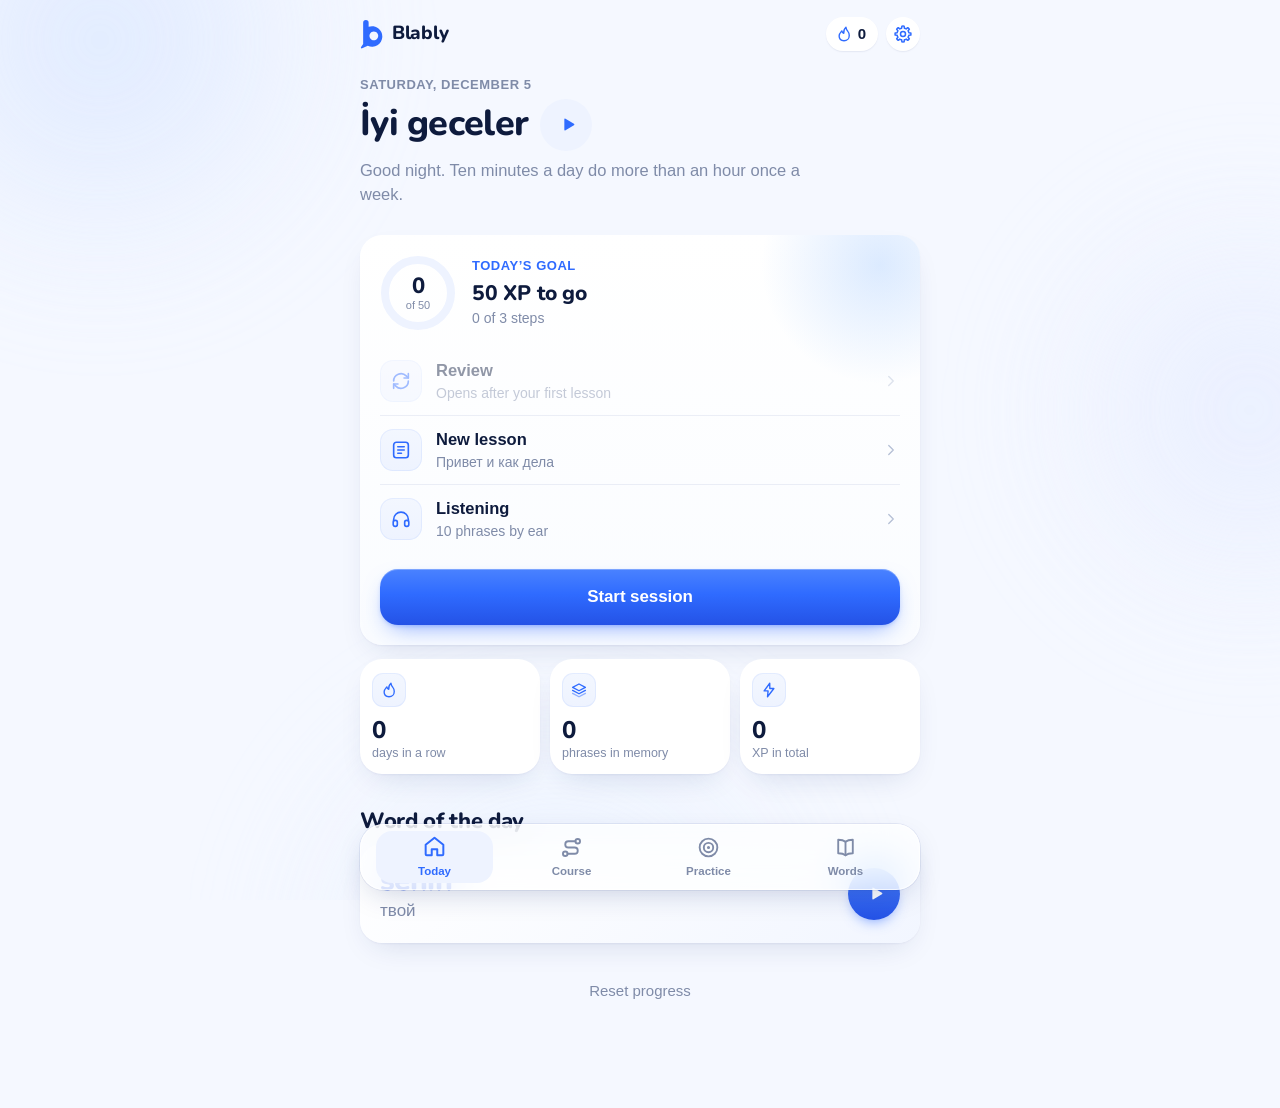
<file: index.html>
<!DOCTYPE html>
<html lang="ru">
<head>
<meta charset="utf-8">
<meta name="viewport" content="width=device-width,initial-scale=1">
<meta name="theme-color" content="#F5F8FF">
<meta name="description" content="Blably: турецкий и русский в Стамбуле. Разговорные фразы, грамматика, аудирование и повторение по интервалам.">
<title>Blably: турецкий и русский</title>
<link rel="icon" href="brand/blably-icon.svg" type="image/svg+xml">
<link rel="apple-touch-icon" href="brand/blably-icon-180.png">
<link rel="manifest" href="manifest.webmanifest">
<meta name="apple-mobile-web-app-capable" content="yes">
<meta name="apple-mobile-web-app-title" content="Blably">
<meta property="og:type" content="website">
<meta property="og:title" content="Blably: турецкий и русский">
<meta property="og:description" content="Фразы на каждый день, понятная грамматика, аудирование и повторение по интервалам.">
<link rel="preload" href="fonts/nunito-cyrillic-800-normal.woff2" as="font" type="font/woff2" crossorigin>
<link rel="preload" href="fonts/nunito-latin-800-normal.woff2" as="font" type="font/woff2" crossorigin>
<link rel="stylesheet" href="app.css">
</head>
<body>
<div class="backdrop" aria-hidden="true"><i></i><i></i><i></i></div>
<main id="app"></main>
<div id="player"></div>
<nav class="tabs">
  <button data-tab="today" data-icon="home"></button>
  <button data-tab="course" data-icon="path"></button>
  <button data-tab="practice" data-icon="target"></button>
  <button data-tab="words" data-icon="book"></button>
</nav>
<script type="module" src="ui/main.js"></script>
</body>
</html>
</file>
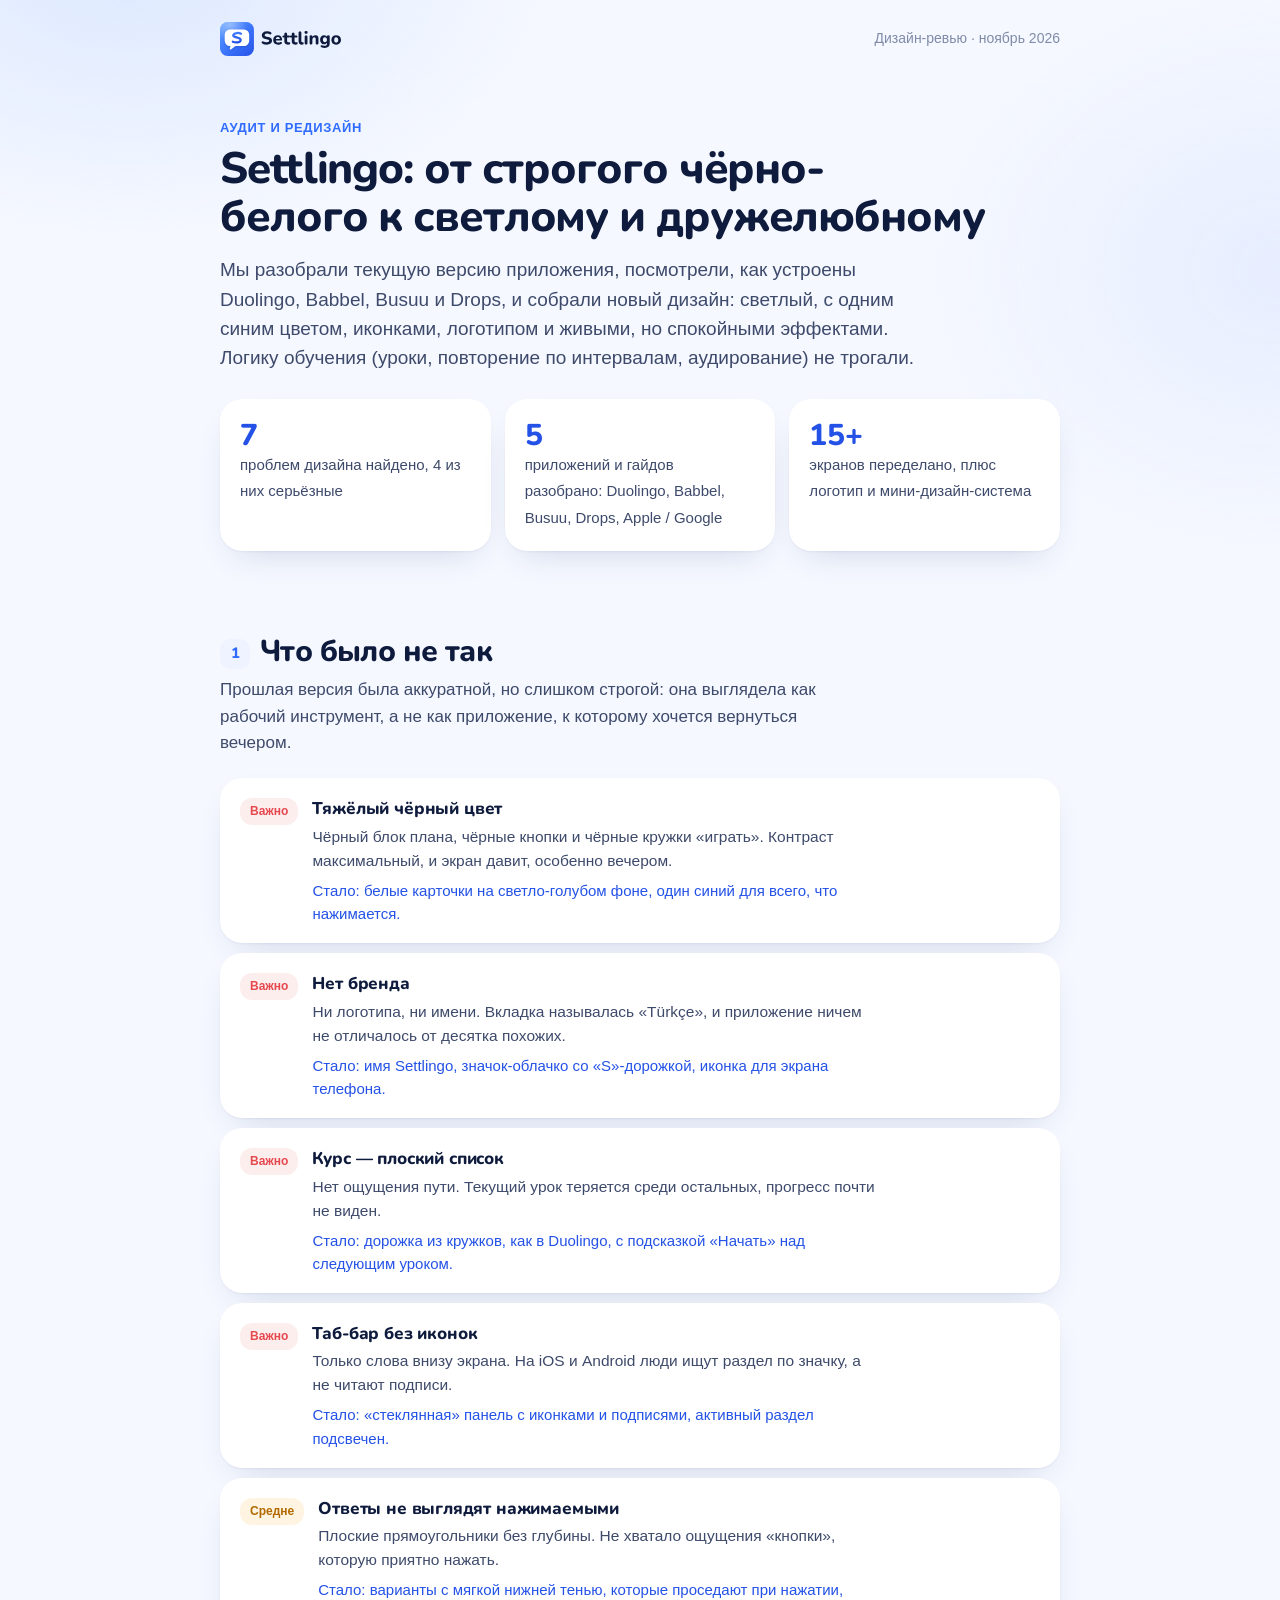
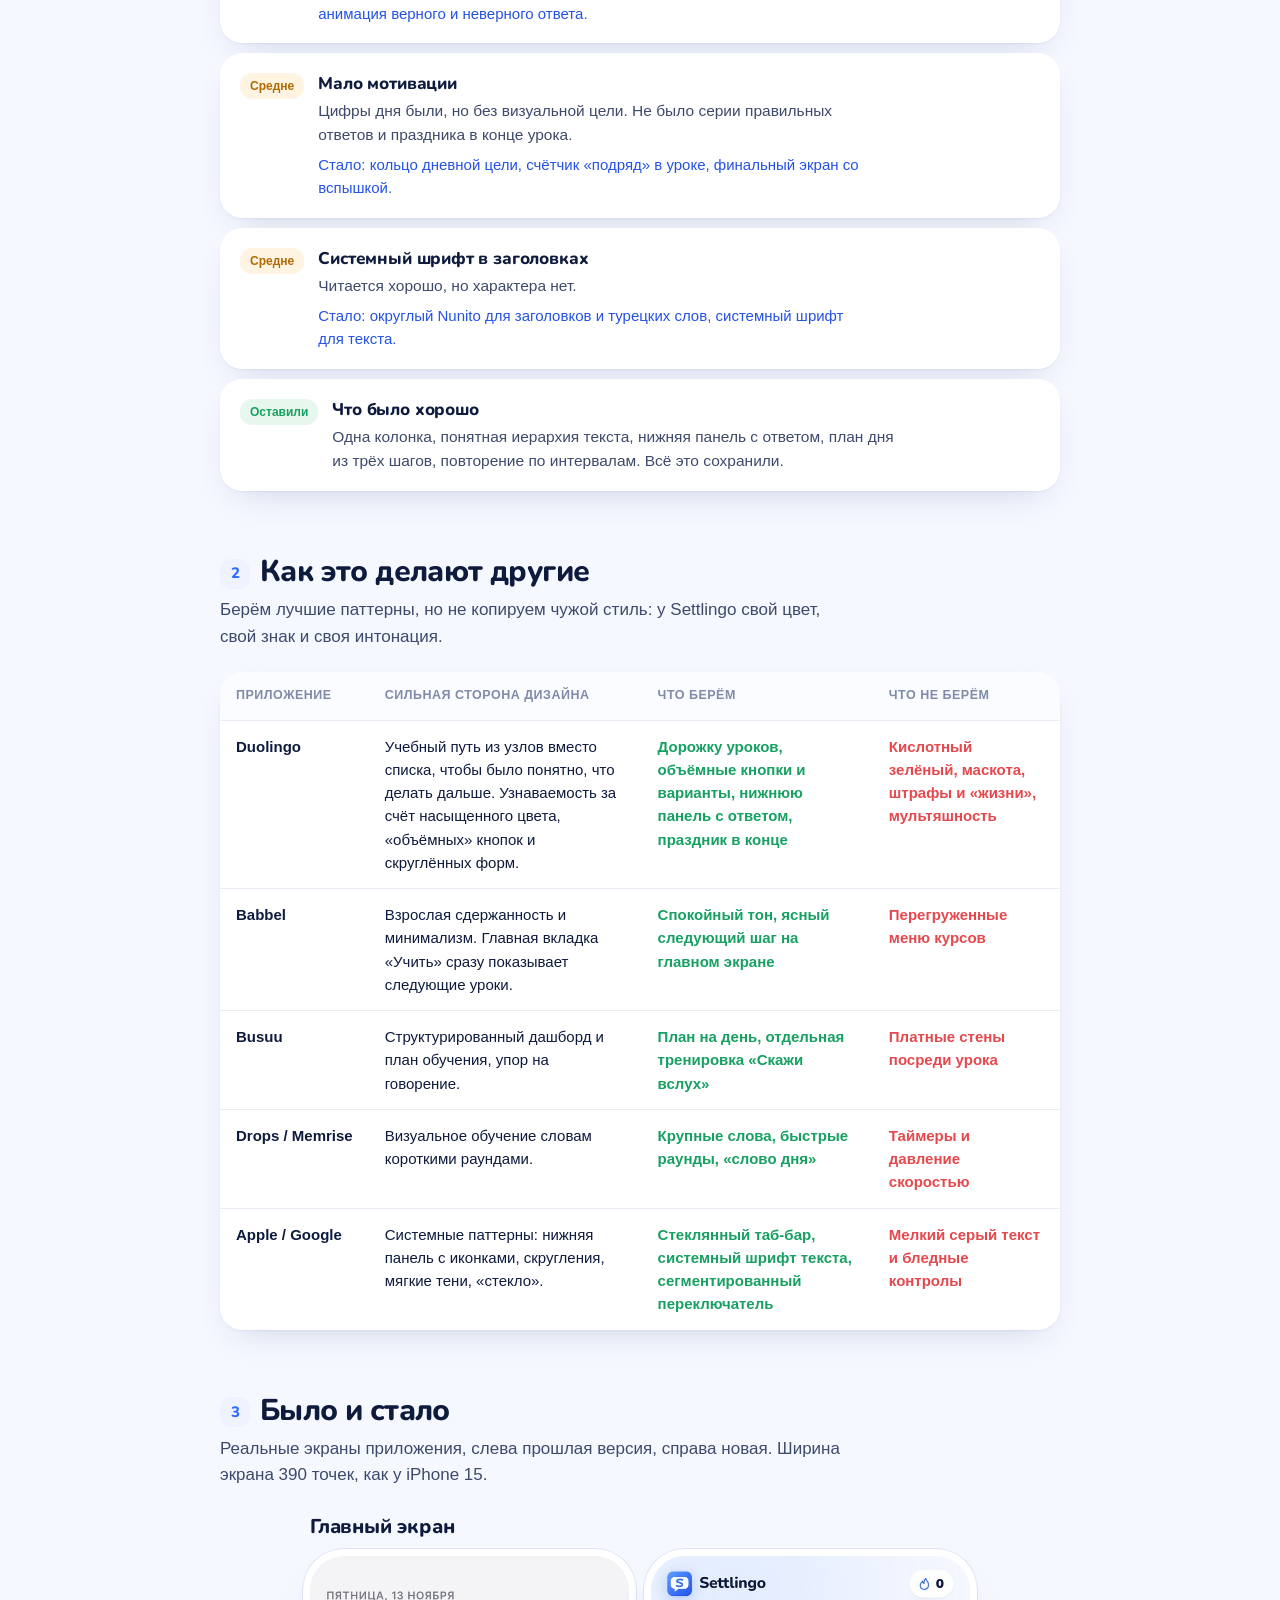
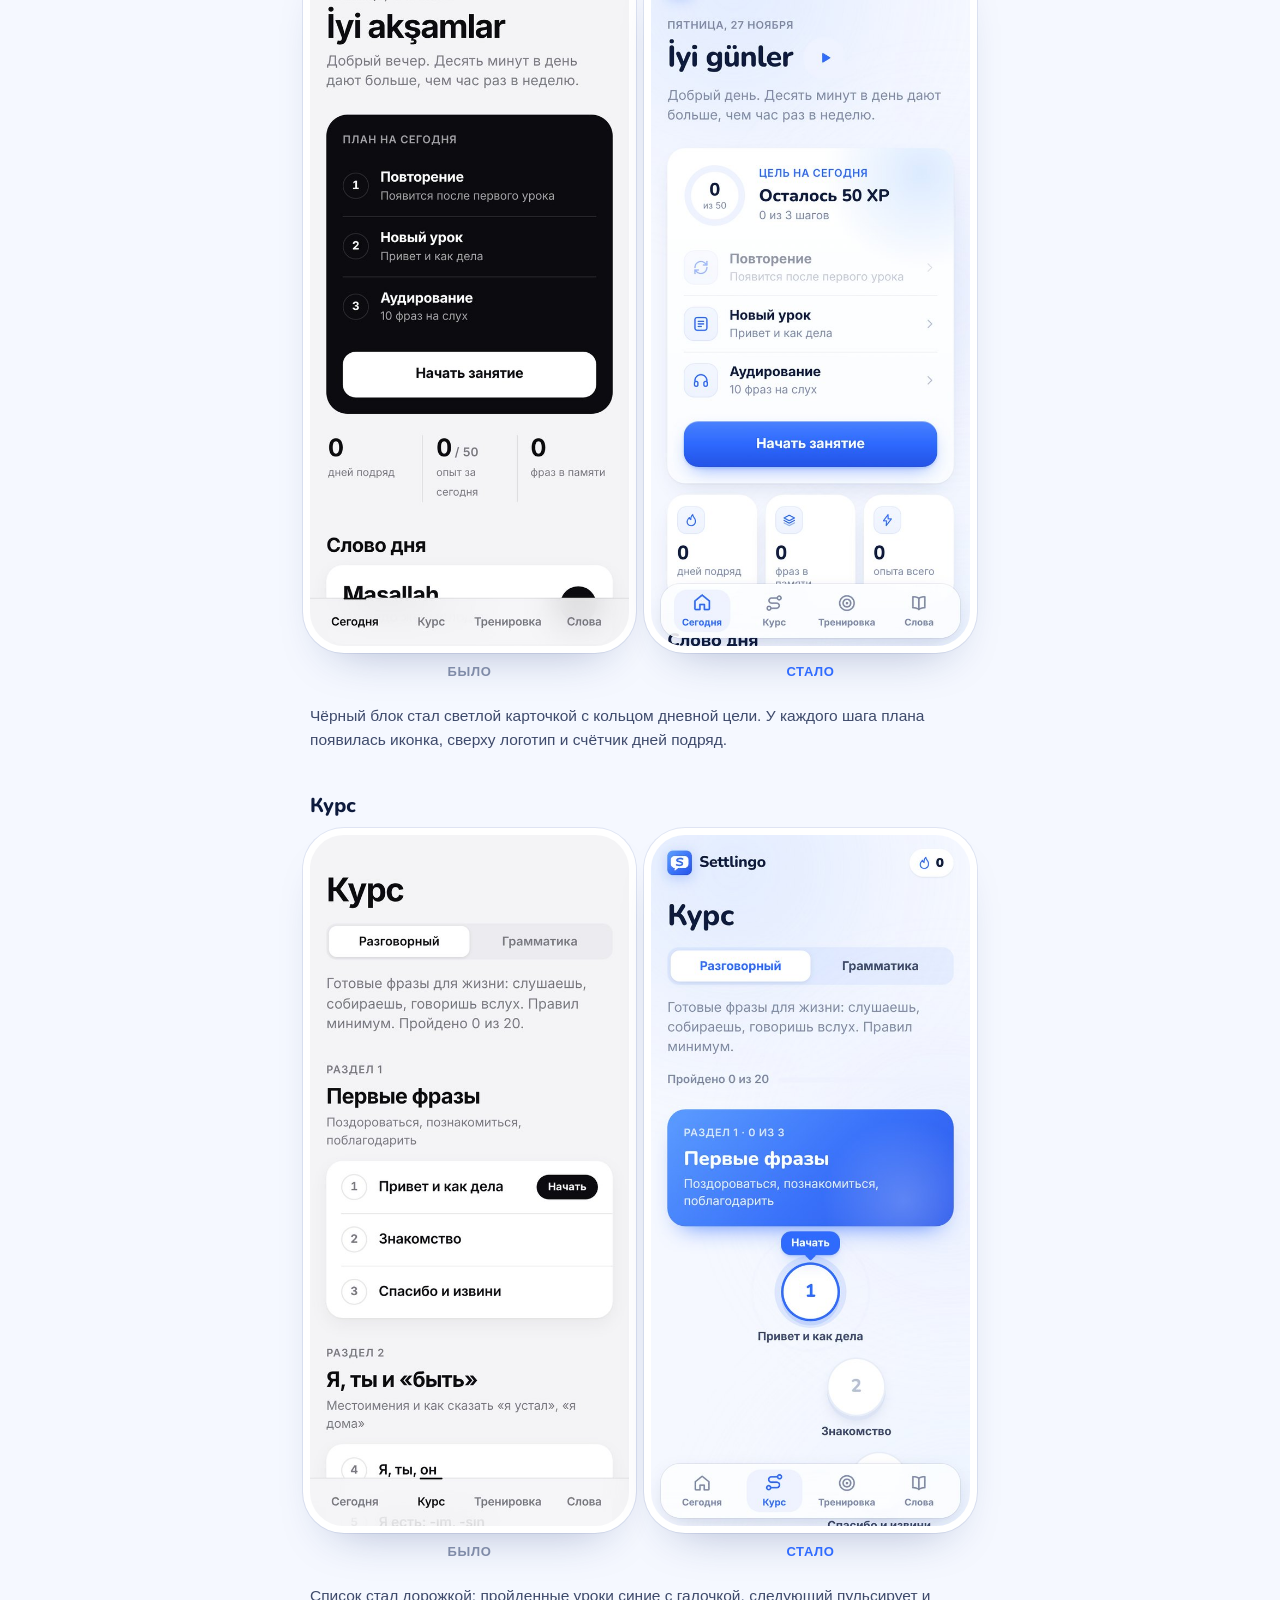
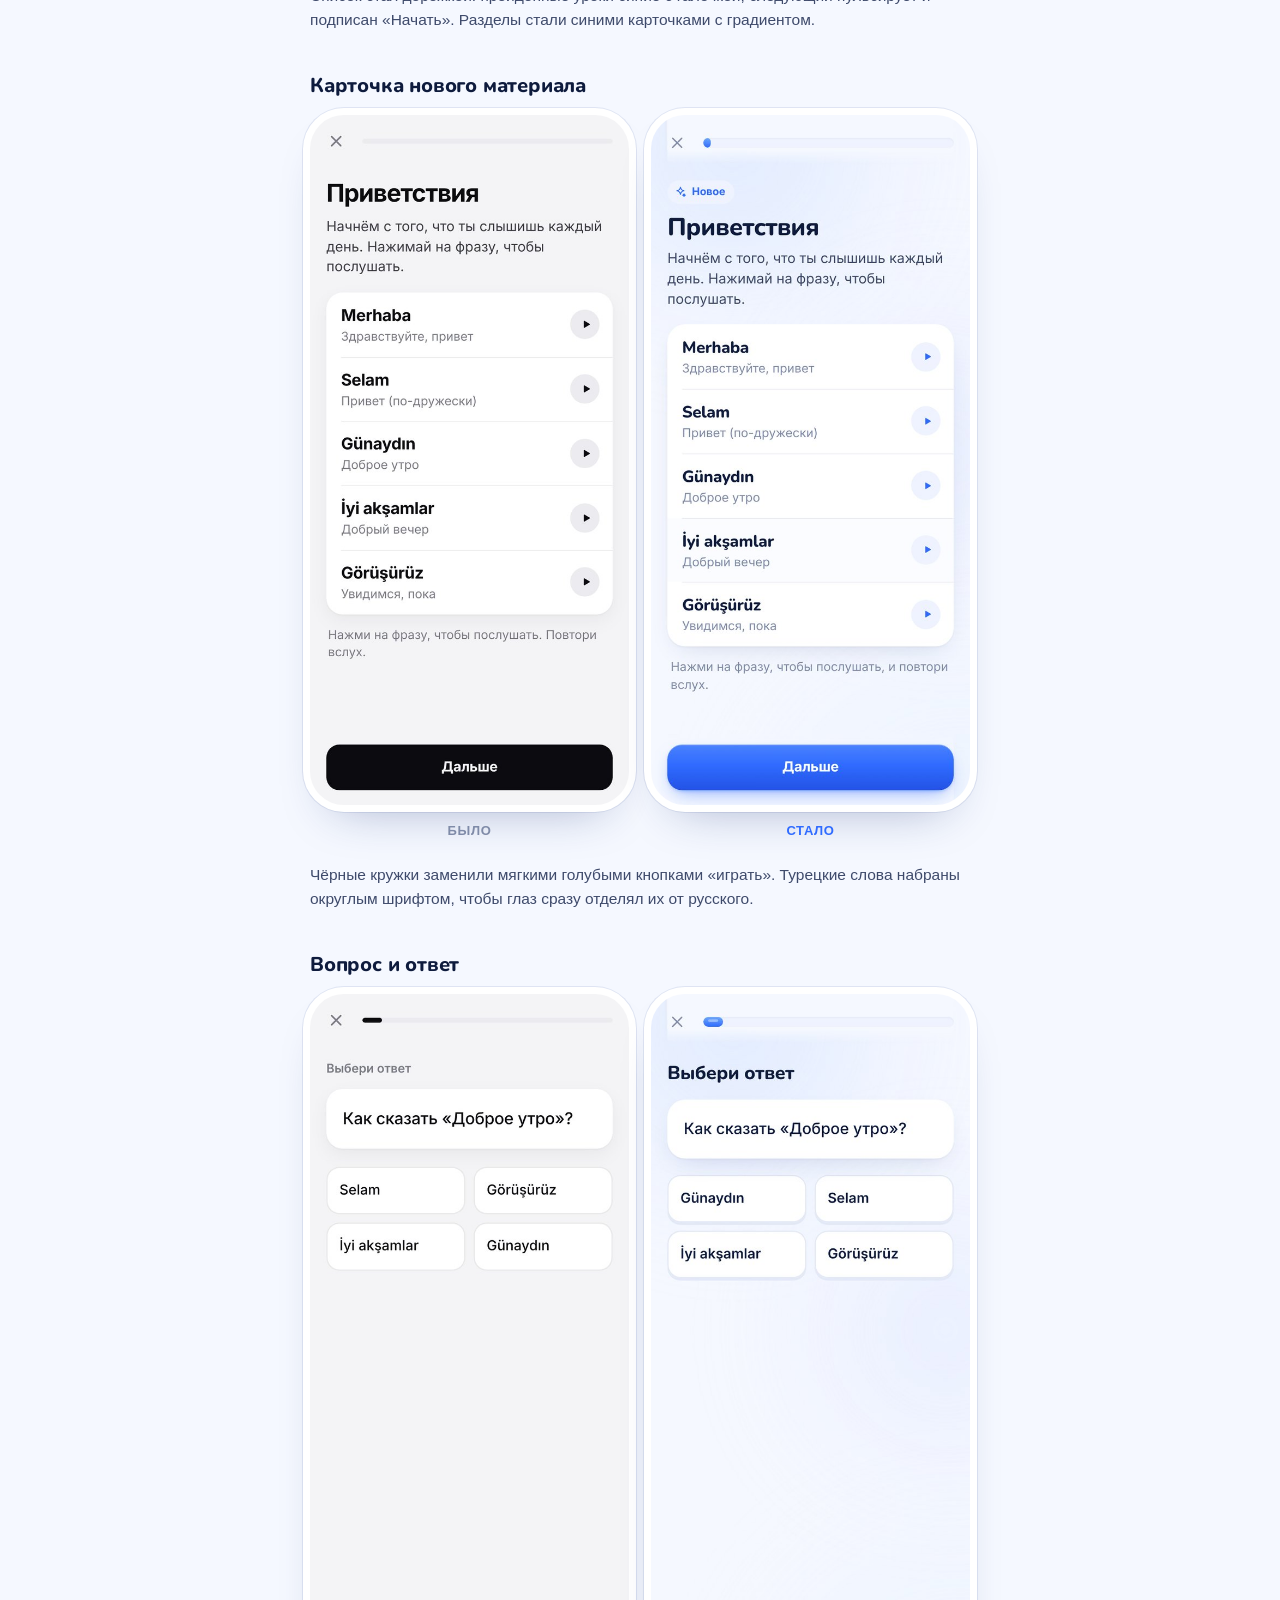
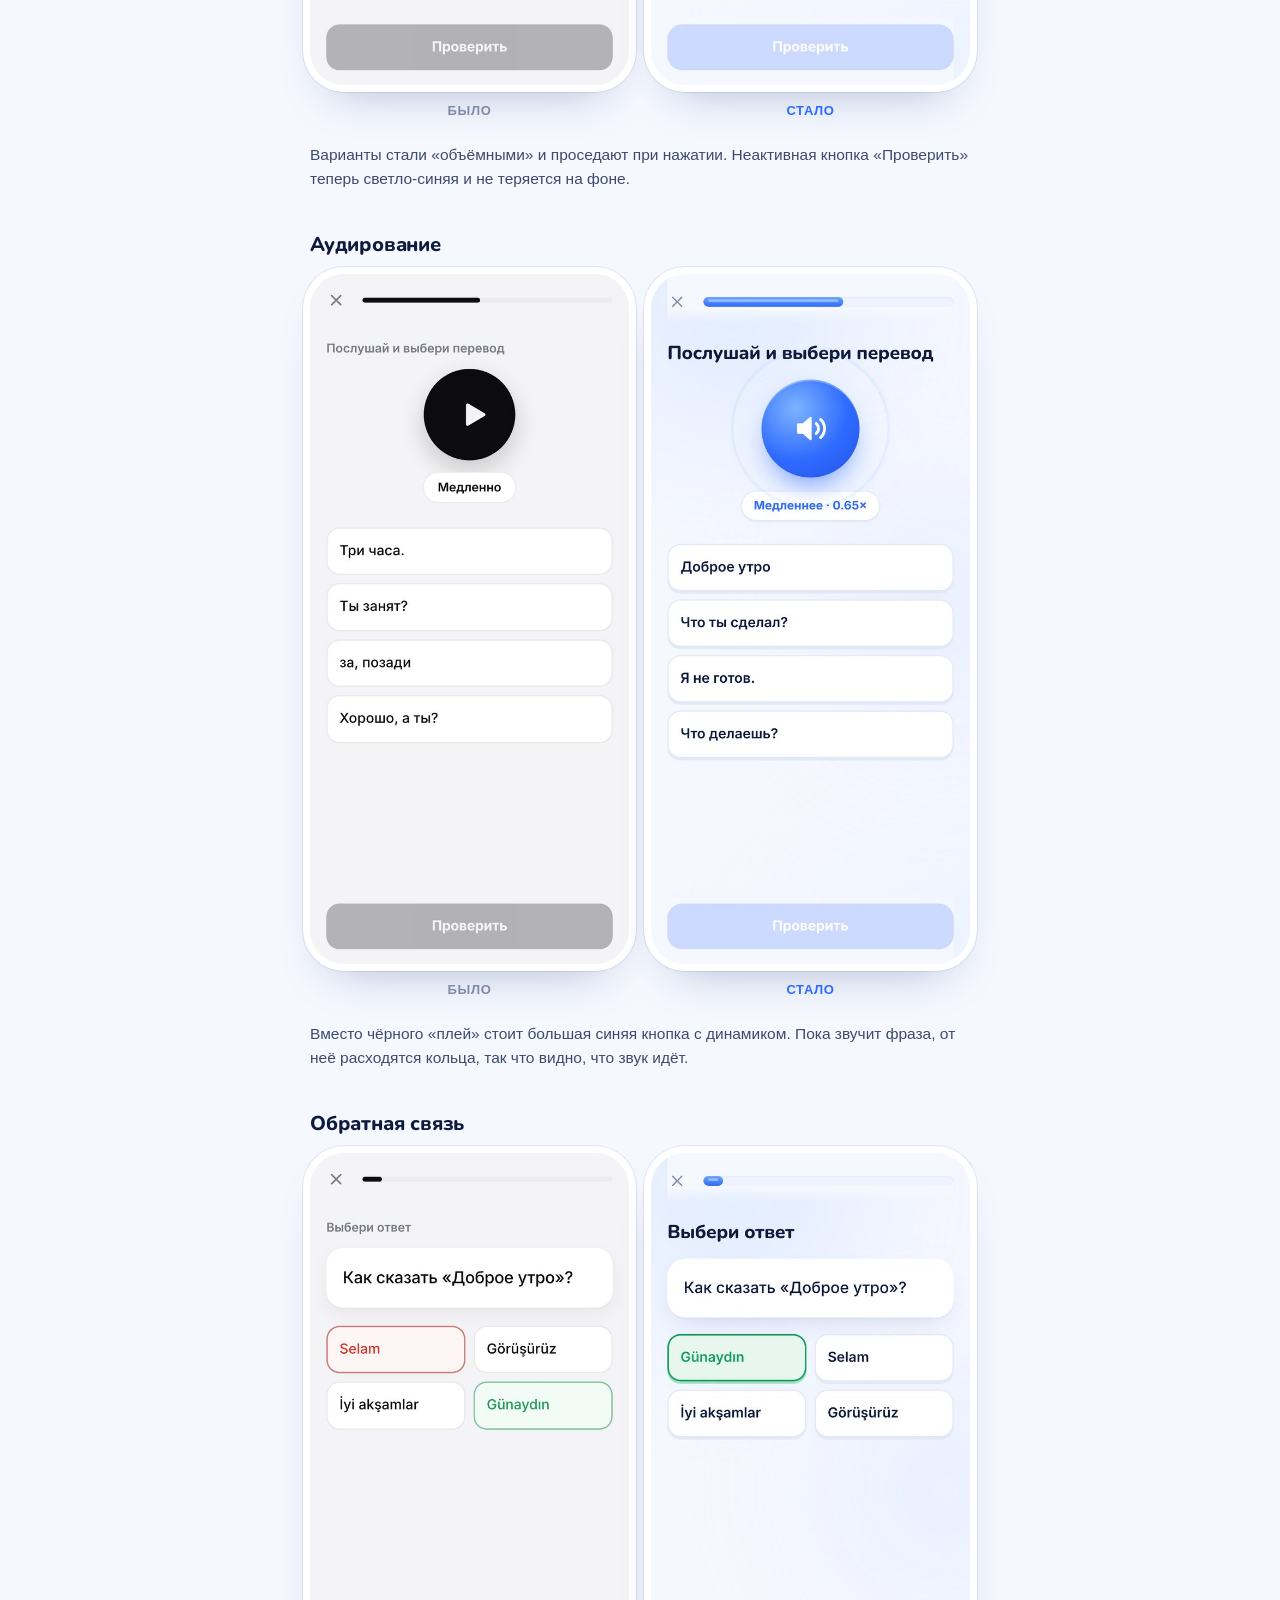
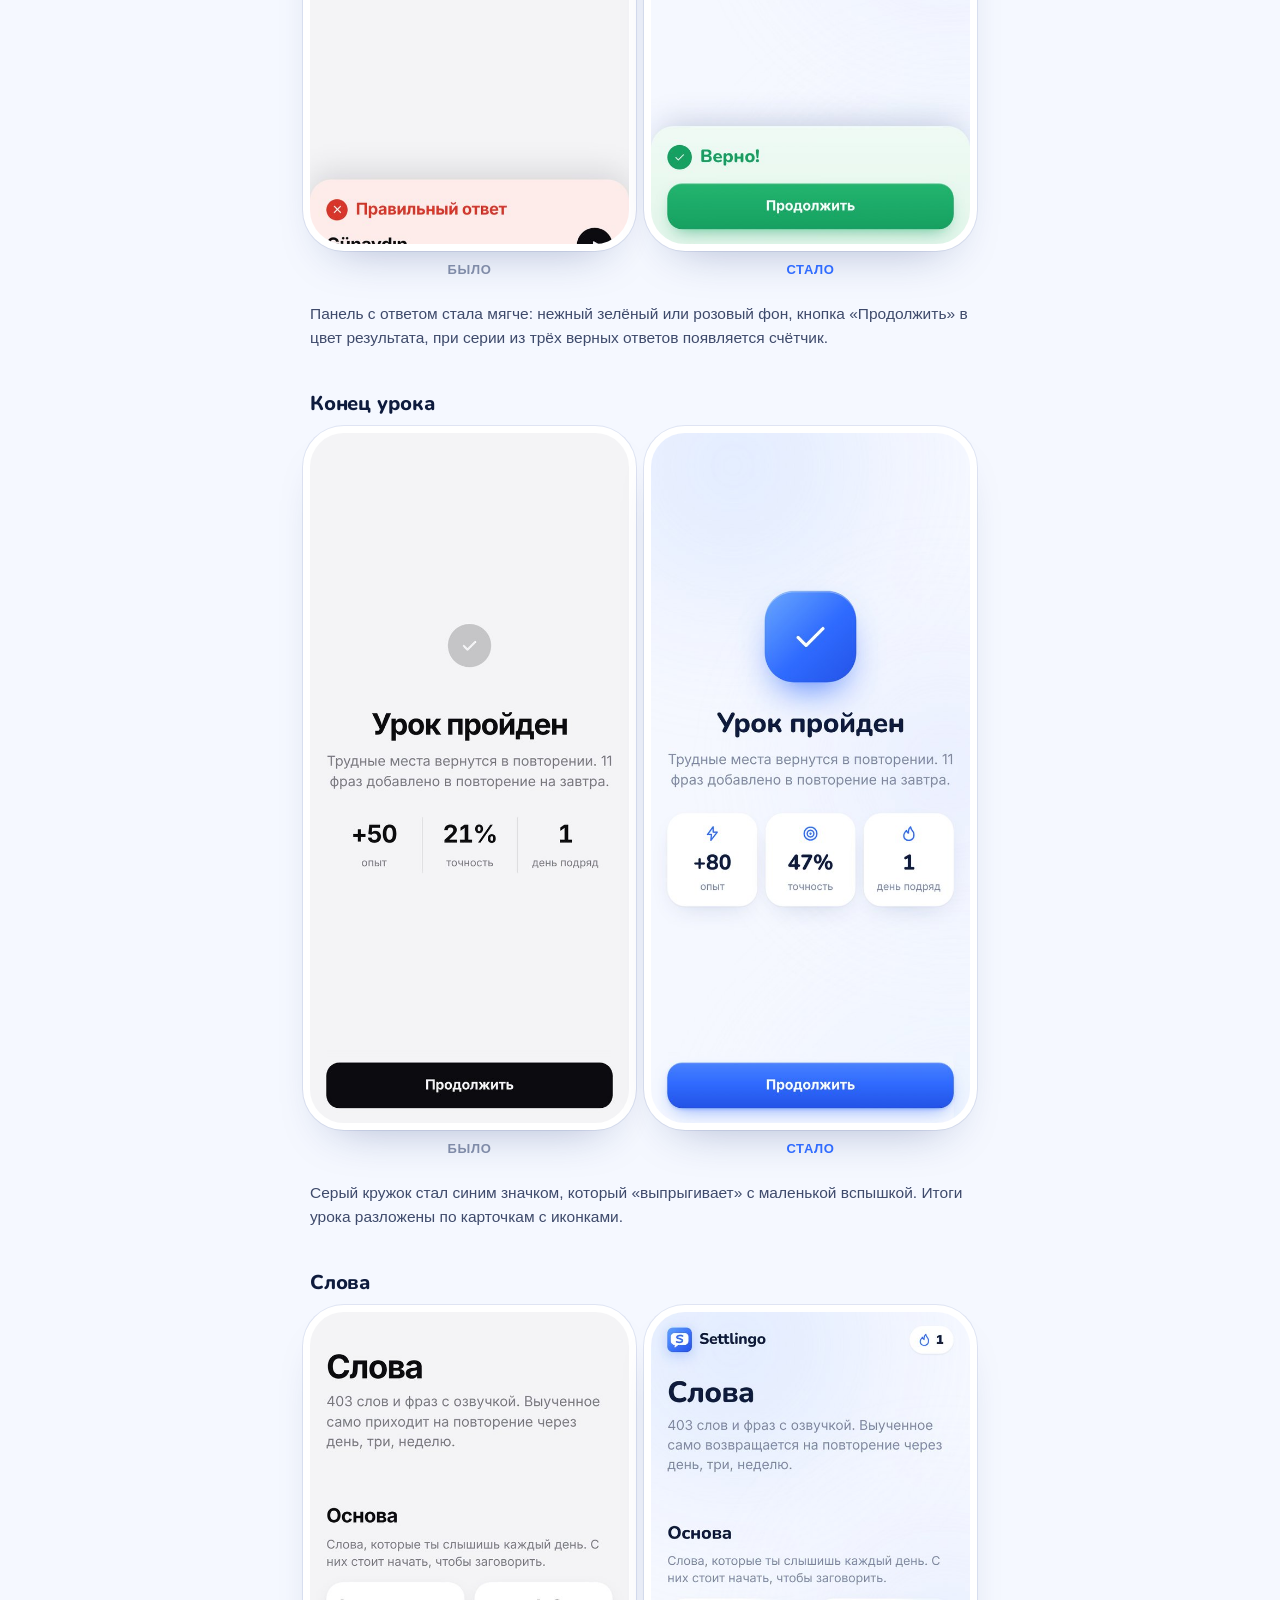
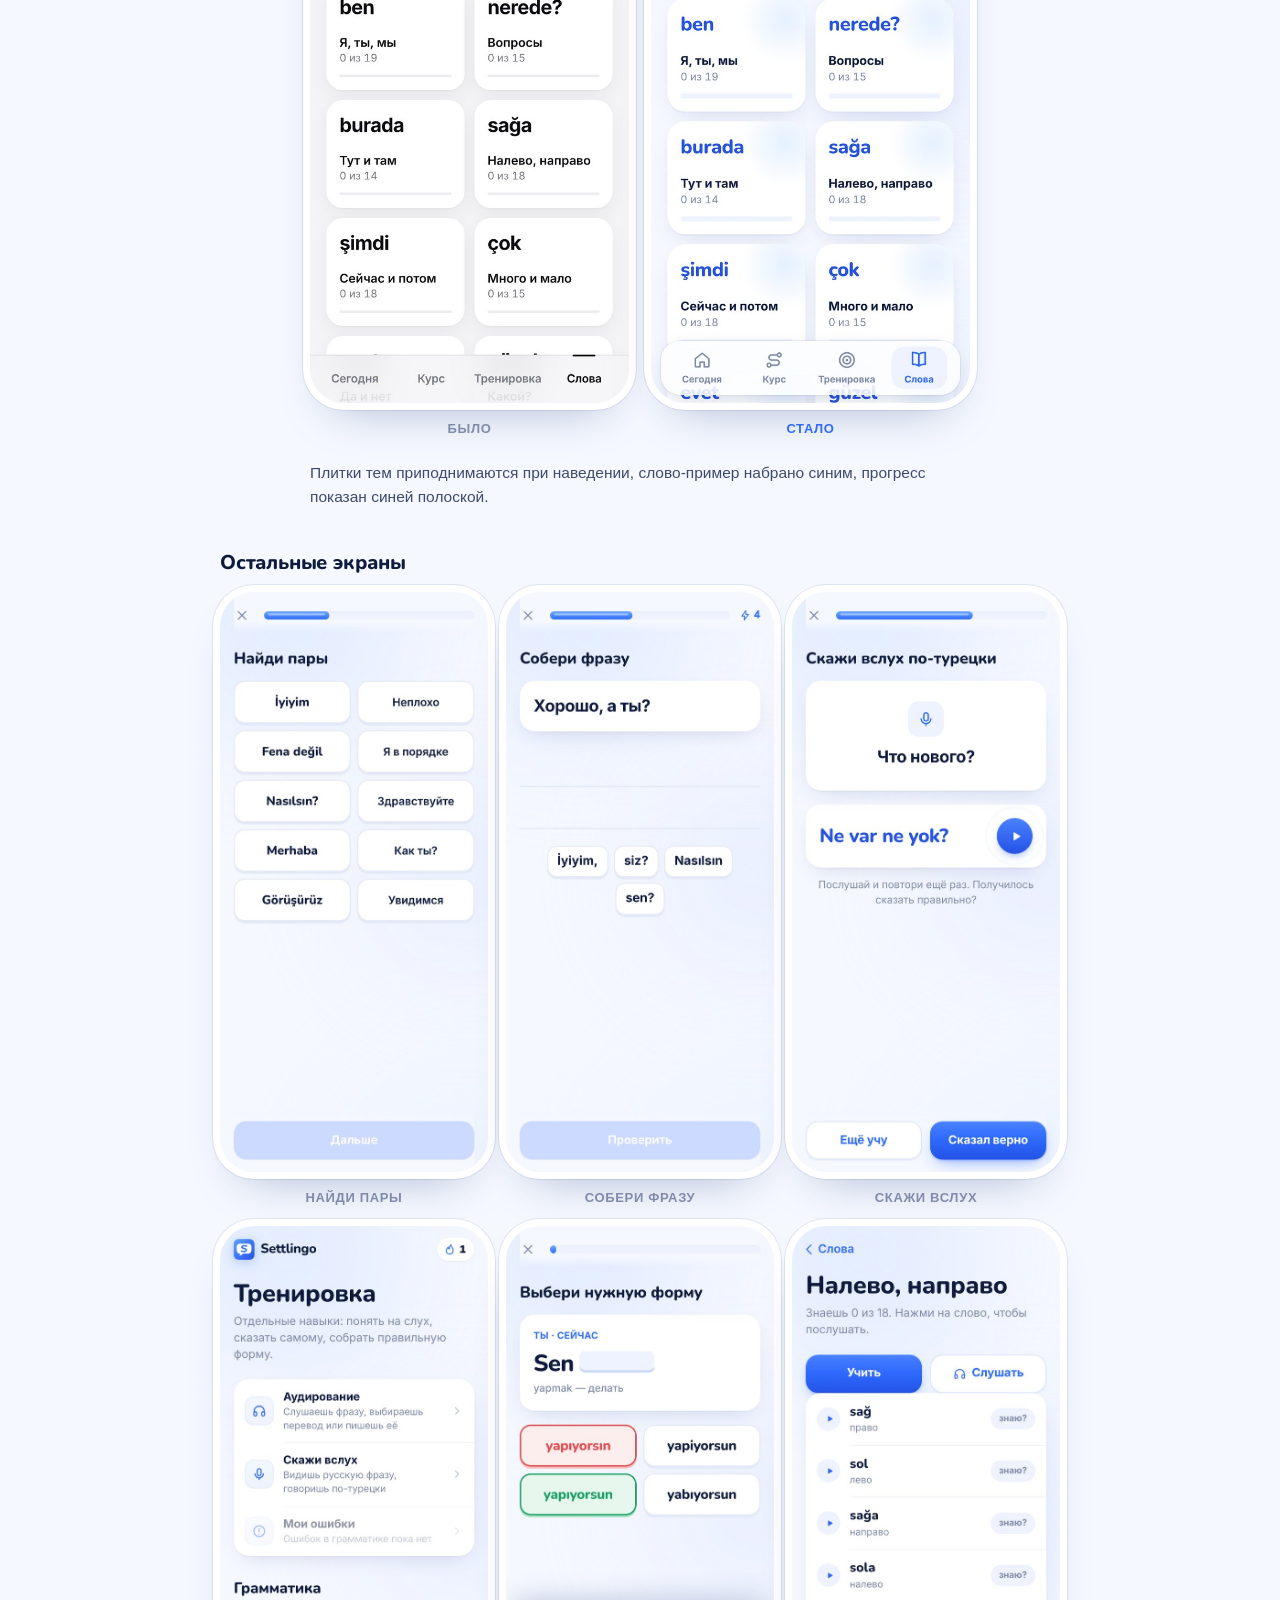
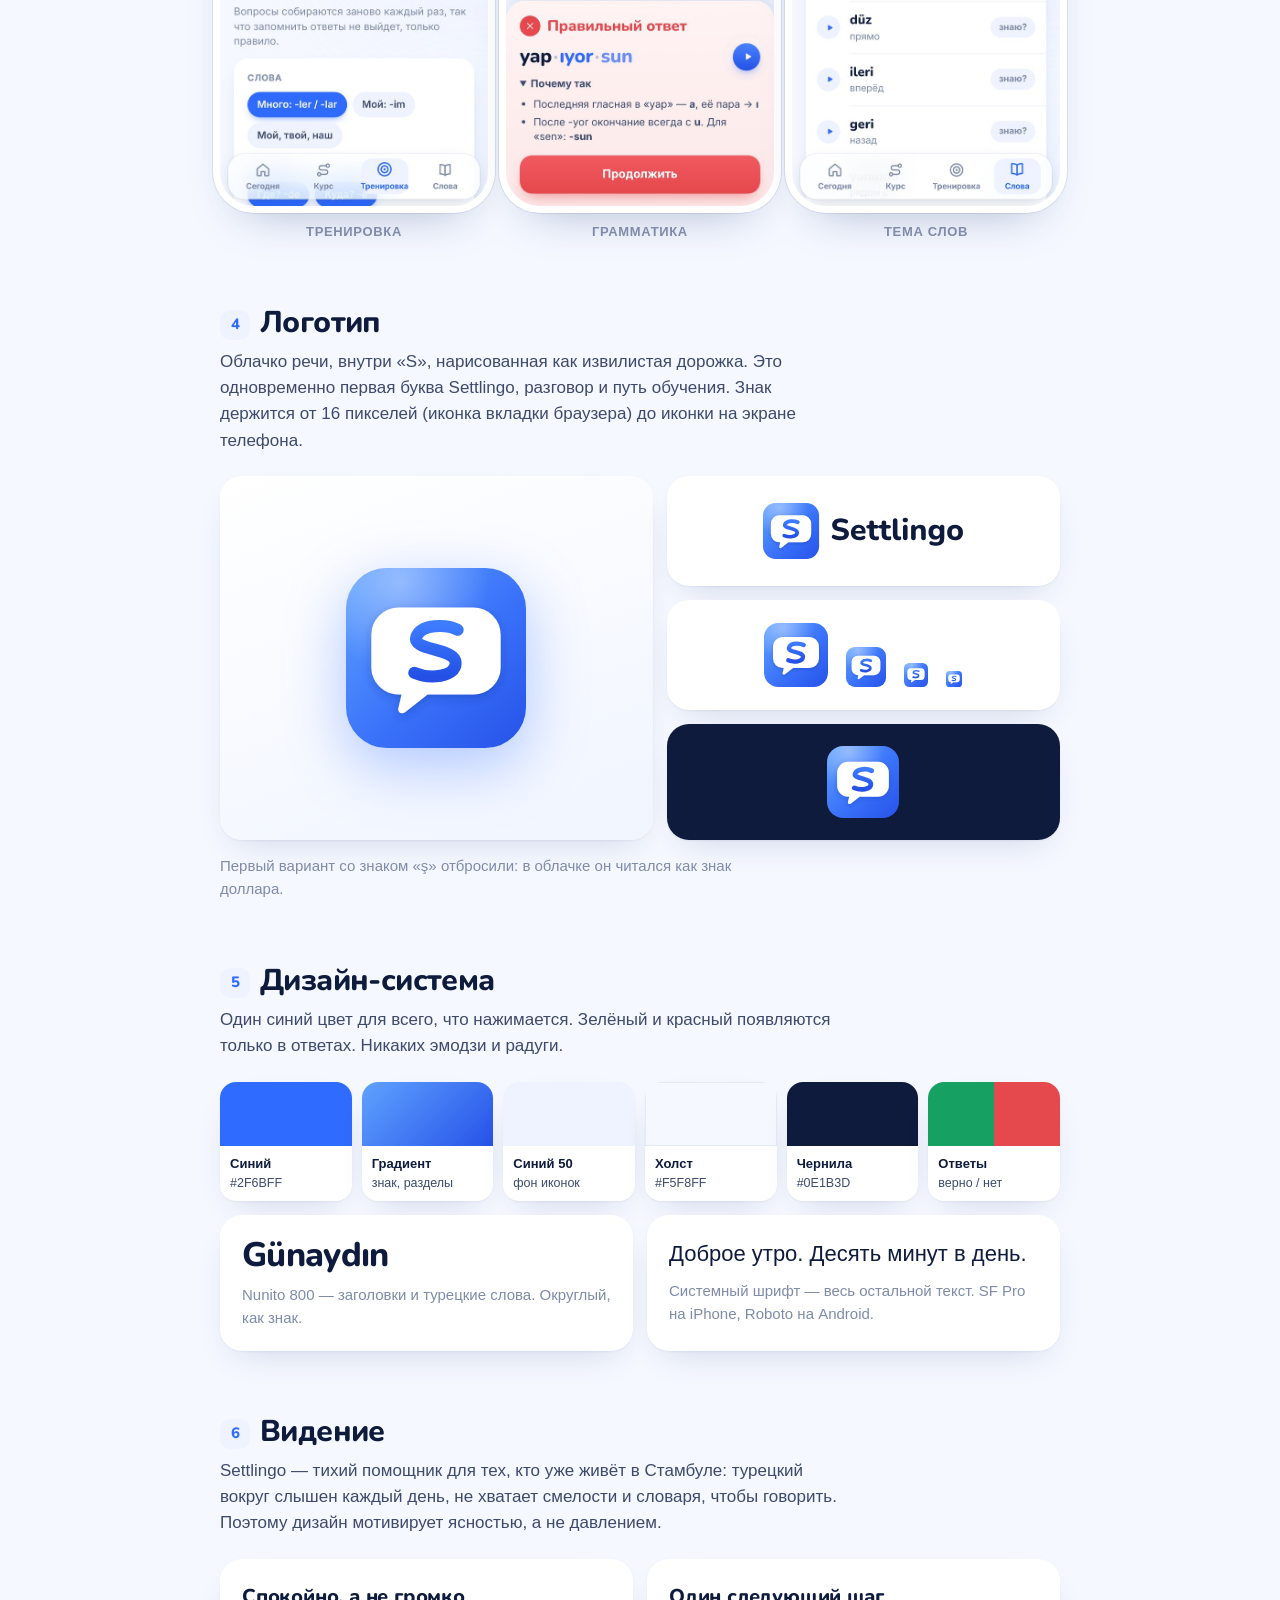
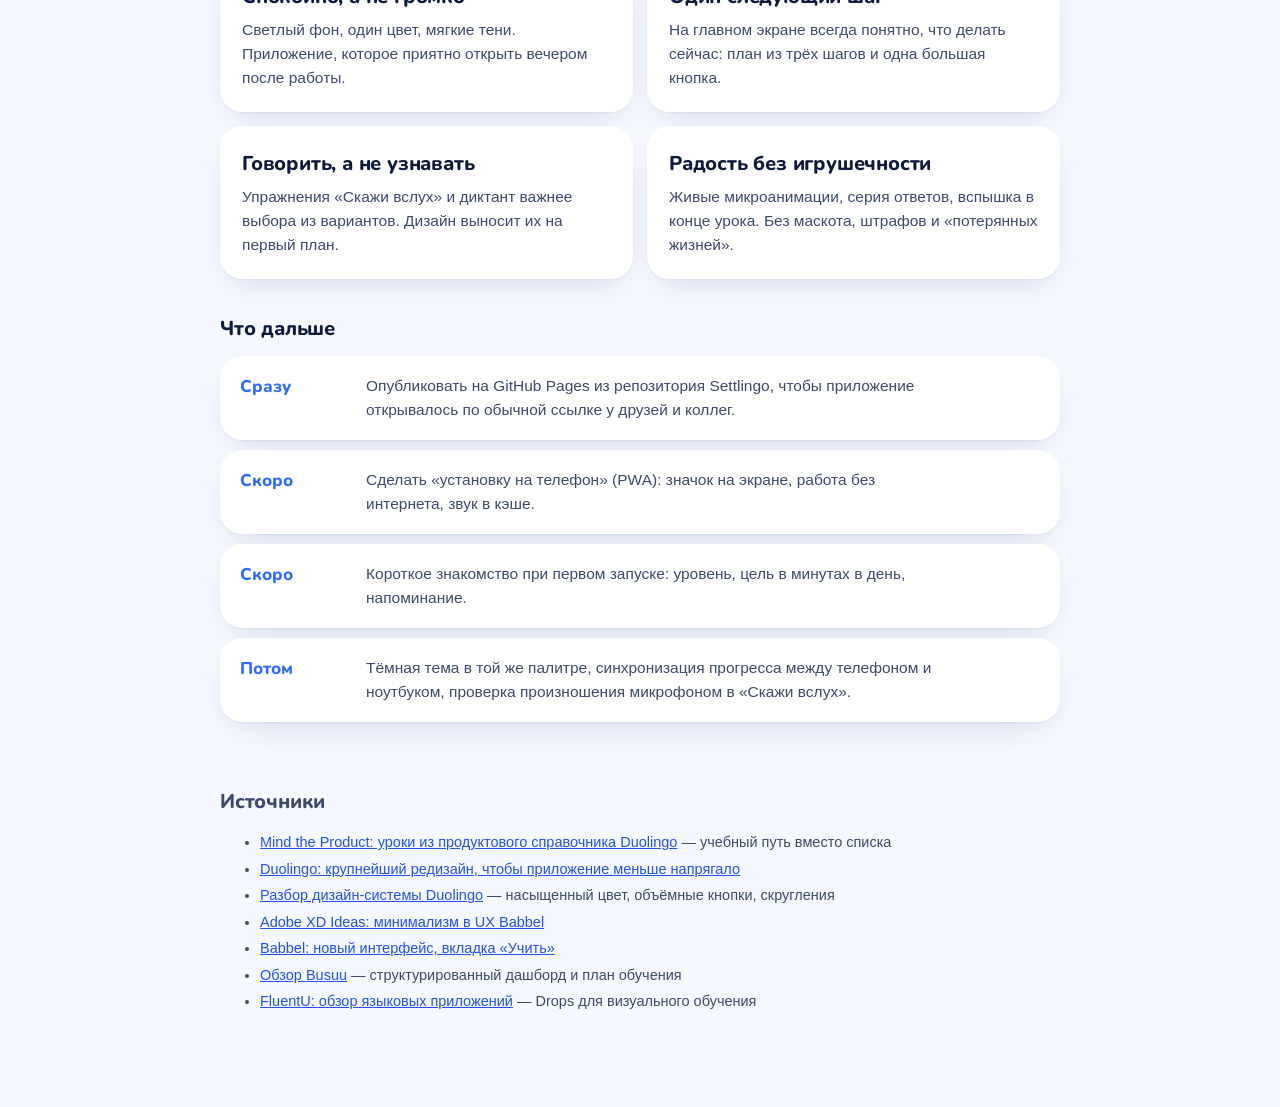
<file: docs/design-review/index.html>
<!DOCTYPE html>
<html lang="ru">
<head>
<meta charset="utf-8">
<meta name="viewport" content="width=device-width,initial-scale=1">
<title>Settlingo: аудит и новый дизайн</title>
<link rel="icon" href="img/settlingo-icon.svg" type="image/svg+xml">
<style>
@font-face{font-family:"Nunito";font-weight:800;font-display:swap;src:url(fonts/nunito-cyrillic-800-normal.woff2) format("woff2");unicode-range:U+0400-045F,U+0490-0491,U+04B0-04B1,U+2116}
@font-face{font-family:"Nunito";font-weight:800;font-display:swap;src:url(fonts/nunito-latin-ext-800-normal.woff2) format("woff2");unicode-range:U+0100-02BA,U+1E00-1E9F}
@font-face{font-family:"Nunito";font-weight:800;font-display:swap;src:url(fonts/nunito-latin-800-normal.woff2) format("woff2");unicode-range:U+0000-00FF,U+0131,U+2000-206F}
:root{
  /* Same language as the app: light canvas, one blue, rounded display face. Layout: 880px editorial column, screenshots in phone frames. */
  --canvas:#F5F8FF; --card:#FFFFFF; --ink:#0E1B3D; --ink2:#3E4A6B; --muted:#7F8BA8; --line:rgba(30,60,140,.09);
  --blue:#2F6BFF; --blue-d:#2452E6; --blue-50:#EEF3FF; --blue-100:#DDE7FF; --good:#16A061; --good-50:#E7F7EE; --bad:#E5484D; --bad-50:#FDEEEE; --warn:#B26A00; --warn-50:#FFF4E2;
  --f-d:"Nunito",ui-rounded,system-ui,sans-serif; --f-b:-apple-system,BlinkMacSystemFont,"Segoe UI",Roboto,"Helvetica Neue",Arial,sans-serif;
  --sh:0 1px 2px rgba(20,45,110,.05),0 14px 36px -16px rgba(20,45,110,.2);
  color-scheme:light;
}
*{box-sizing:border-box}
body{margin:0;background:var(--canvas);color:var(--ink);font-family:var(--f-b);font-size:17px;line-height:1.55;-webkit-font-smoothing:antialiased}
.bg{position:fixed;inset:0;z-index:-1;pointer-events:none;background:radial-gradient(600px 400px at 10% -5%,#DCE8FF,transparent 70%),radial-gradient(500px 400px at 100% 30%,#E6EDFF,transparent 70%)}
.wrap{max-width:880px;margin:0 auto;padding:0 20px 80px}
header.top{display:flex;align-items:center;justify-content:space-between;padding:22px 0}
header.top img{height:34px}
header.top span{font-size:14px;color:var(--muted)}
.hero{padding:40px 0 20px}
.eyebrow{font-size:13px;font-weight:650;letter-spacing:.05em;text-transform:uppercase;color:var(--blue)}
h1{font-family:var(--f-d);font-weight:800;font-size:44px;line-height:1.08;letter-spacing:-.025em;margin:8px 0 14px;text-wrap:balance}
h2{font-family:var(--f-d);font-weight:800;font-size:30px;letter-spacing:-.02em;line-height:1.15;margin:0 0 8px;text-wrap:balance}
h3{font-family:var(--f-d);font-weight:800;font-size:20px;letter-spacing:-.01em;margin:0 0 6px}
p{max-width:66ch;margin:0 0 12px}
.lead{font-size:19px;color:var(--ink2)}
.muted{color:var(--muted)}
section{margin-top:64px}
.sec-head{margin-bottom:22px}
.sec-head p{color:var(--ink2)}
.num{display:inline-grid;place-items:center;width:30px;height:30px;border-radius:10px;background:var(--blue-50);color:var(--blue);font-family:var(--f-d);font-weight:800;font-size:15px;margin-right:10px;vertical-align:3px}
.card{background:var(--card);border-radius:22px;box-shadow:var(--sh)}
.summary{display:grid;grid-template-columns:repeat(3,1fr);gap:14px;margin-top:26px}
.summary .card{padding:20px}
.summary b{display:block;font-family:var(--f-d);font-size:30px;font-weight:800;color:var(--blue-d);line-height:1.1}
.summary span{font-size:15px;color:var(--ink2)}
/* issues */
.issues{display:grid;gap:10px}
.issue{display:grid;grid-template-columns:auto 1fr;gap:14px;padding:18px 20px;align-items:start}
.pill{font-size:12px;font-weight:700;padding:4px 10px;border-radius:12px;white-space:nowrap;margin-top:2px}
.pill.hi{background:var(--bad-50);color:var(--bad)} .pill.mid{background:var(--warn-50);color:var(--warn)} .pill.ok{background:var(--good-50);color:var(--good)}
.issue h3{font-size:17px;margin-bottom:2px}
.issue p{margin:0;font-size:15.5px;color:var(--ink2)}
.issue .fix{margin-top:6px;font-size:15px;color:var(--blue-d)}
/* competitors */
.tbl-wrap{overflow-x:auto;border-radius:22px;box-shadow:var(--sh);background:var(--card)}
table{border-collapse:collapse;width:100%;min-width:720px;font-size:15px}
th,td{padding:14px 16px;text-align:left;vertical-align:top;border-bottom:1px solid var(--line)}
th{font-size:12.5px;text-transform:uppercase;letter-spacing:.04em;color:var(--muted);font-weight:650;background:#FAFCFF}
tr:last-child td{border-bottom:0}
td:first-child{font-weight:700;white-space:nowrap}
td .t{color:var(--good);font-weight:600}
td .n{color:var(--bad);font-weight:600}
/* before / after */
.pair{display:grid;grid-template-columns:1fr 1fr;gap:22px;align-items:start;margin:0 auto 38px;max-width:660px}
.pair figure{margin:0}
.phone{border-radius:34px;overflow:hidden;background:#fff;box-shadow:0 0 0 7px #fff,0 0 0 8px rgba(30,60,140,.1),0 24px 50px -24px rgba(20,45,110,.4);aspect-ratio:585/1266}
.phone img{display:block;width:100%;height:auto}
figcaption{margin-top:16px;font-size:13px;font-weight:700;text-transform:uppercase;letter-spacing:.05em;color:var(--muted);text-align:center}
.pair .after figcaption{color:var(--blue)}
.pair-head{display:flex;align-items:baseline;gap:12px;margin:0 auto 14px;max-width:660px}
.pair-head h3{margin:0}
.pair-note{grid-column:1/-1;margin:0;font-size:15.5px;color:var(--ink2);max-width:none}
.gallery{display:grid;grid-template-columns:repeat(3,1fr);gap:18px}
/* brand */
.brand-grid{display:grid;grid-template-columns:1.1fr 1fr;gap:14px}
.brand-big{padding:36px;display:grid;place-items:center;background:linear-gradient(160deg,#fff,#F0F5FF)}
.brand-big img{width:180px;filter:drop-shadow(0 18px 30px rgba(47,107,255,.35))}
.brand-side{display:grid;gap:14px}
.brand-side .card{padding:22px;display:flex;align-items:center;justify-content:center;min-height:110px}
.brand-side .dark{background:#0E1B3D}
.sizes{display:flex;align-items:flex-end;gap:18px}
.swatches{display:grid;grid-template-columns:repeat(6,1fr);gap:10px;margin-top:14px}
.sw{border-radius:16px;overflow:hidden;background:var(--card);box-shadow:var(--sh)}
.sw i{display:block;height:64px}
.sw div{padding:8px 10px;font-size:12.5px;color:var(--ink2)}
.sw b{display:block;font-size:13px;color:var(--ink)}
.type{display:grid;grid-template-columns:1fr 1fr;gap:14px;margin-top:14px}
.type .card{padding:22px}
.type .d{font-family:var(--f-d);font-weight:800;font-size:34px;letter-spacing:-.02em;line-height:1.1}
.type .b{font-size:22px}
/* principles */
.principles{display:grid;grid-template-columns:1fr 1fr;gap:14px}
.principles .card{padding:22px}
.principles p{margin:0;font-size:15.5px;color:var(--ink2)}
.roadmap{display:grid;gap:10px}
.step{display:grid;grid-template-columns:110px 1fr;gap:16px;padding:18px 20px}
.step .when{font-family:var(--f-d);font-weight:800;color:var(--blue)}
.step p{margin:0;font-size:15.5px;color:var(--ink2)}
.sources{font-size:14.5px;color:var(--ink2)}
.sources a{color:var(--blue-d)}
.sources li{margin:4px 0}
a{color:var(--blue-d)}
@media (max-width:720px){h1{font-size:34px}h2{font-size:25px}.summary,.principles,.brand-grid,.type{grid-template-columns:1fr}.gallery{grid-template-columns:1fr 1fr}.swatches{grid-template-columns:repeat(3,1fr)}.step{grid-template-columns:1fr;gap:4px}.pair{gap:12px}.phone{border-radius:24px}}
</style>
</head>
<body>
<div class="bg"></div>
<div class="wrap">
<header class="top"><img src="img/settlingo-lockup.svg" alt="Settlingo"><span>Дизайн-ревью · ноябрь 2026</span></header>

<div class="hero">
  <div class="eyebrow">Аудит и редизайн</div>
  <h1>Settlingo: от строгого чёрно-белого к светлому и дружелюбному</h1>
  <p class="lead">Мы разобрали текущую версию приложения, посмотрели, как устроены Duolingo, Babbel, Busuu и Drops, и собрали новый дизайн: светлый, с одним синим цветом, иконками, логотипом и живыми, но спокойными эффектами. Логику обучения (уроки, повторение по интервалам, аудирование) не трогали.</p>
  <div class="summary">
    <div class="card"><b>7</b><span>проблем дизайна найдено, 4 из них серьёзные</span></div>
    <div class="card"><b>5</b><span>приложений и гайдов разобрано: Duolingo, Babbel, Busuu, Drops, Apple / Google</span></div>
    <div class="card"><b>15+</b><span>экранов переделано, плюс логотип и мини-дизайн-система</span></div>
  </div>
</div>

<section>
  <div class="sec-head"><h2><span class="num">1</span>Что было не так</h2><p>Прошлая версия была аккуратной, но слишком строгой: она выглядела как рабочий инструмент, а не как приложение, к которому хочется вернуться вечером.</p></div>
  <div class="issues">
    <div class="card issue"><span class="pill hi">Важно</span><div><h3>Тяжёлый чёрный цвет</h3><p>Чёрный блок плана, чёрные кнопки и чёрные кружки «играть». Контраст максимальный, и экран давит, особенно вечером.</p><p class="fix">Стало: белые карточки на светло-голубом фоне, один синий для всего, что нажимается.</p></div></div>
    <div class="card issue"><span class="pill hi">Важно</span><div><h3>Нет бренда</h3><p>Ни логотипа, ни имени. Вкладка называлась «Türkçe», и приложение ничем не отличалось от десятка похожих.</p><p class="fix">Стало: имя Settlingo, значок-облачко со «S»-дорожкой, иконка для экрана телефона.</p></div></div>
    <div class="card issue"><span class="pill hi">Важно</span><div><h3>Курс — плоский список</h3><p>Нет ощущения пути. Текущий урок теряется среди остальных, прогресс почти не виден.</p><p class="fix">Стало: дорожка из кружков, как в Duolingo, с подсказкой «Начать» над следующим уроком.</p></div></div>
    <div class="card issue"><span class="pill hi">Важно</span><div><h3>Таб-бар без иконок</h3><p>Только слова внизу экрана. На iOS и Android люди ищут раздел по значку, а не читают подписи.</p><p class="fix">Стало: «стеклянная» панель с иконками и подписями, активный раздел подсвечен.</p></div></div>
    <div class="card issue"><span class="pill mid">Средне</span><div><h3>Ответы не выглядят нажимаемыми</h3><p>Плоские прямоугольники без глубины. Не хватало ощущения «кнопки», которую приятно нажать.</p><p class="fix">Стало: варианты с мягкой нижней тенью, которые проседают при нажатии, анимация верного и неверного ответа.</p></div></div>
    <div class="card issue"><span class="pill mid">Средне</span><div><h3>Мало мотивации</h3><p>Цифры дня были, но без визуальной цели. Не было серии правильных ответов и праздника в конце урока.</p><p class="fix">Стало: кольцо дневной цели, счётчик «подряд» в уроке, финальный экран со вспышкой.</p></div></div>
    <div class="card issue"><span class="pill mid">Средне</span><div><h3>Системный шрифт в заголовках</h3><p>Читается хорошо, но характера нет.</p><p class="fix">Стало: округлый Nunito для заголовков и турецких слов, системный шрифт для текста.</p></div></div>
    <div class="card issue"><span class="pill ok">Оставили</span><div><h3>Что было хорошо</h3><p>Одна колонка, понятная иерархия текста, нижняя панель с ответом, план дня из трёх шагов, повторение по интервалам. Всё это сохранили.</p></div></div>
  </div>
</section>

<section>
  <div class="sec-head"><h2><span class="num">2</span>Как это делают другие</h2><p>Берём лучшие паттерны, но не копируем чужой стиль: у Settlingo свой цвет, свой знак и своя интонация.</p></div>
  <div class="tbl-wrap"><table>
    <thead><tr><th>Приложение</th><th>Сильная сторона дизайна</th><th>Что берём</th><th>Что не берём</th></tr></thead>
    <tbody>
      <tr><td>Duolingo</td><td>Учебный путь из узлов вместо списка, чтобы было понятно, что делать дальше. Узнаваемость за счёт насыщенного цвета, «объёмных» кнопок и скруглённых форм.</td><td><span class="t">Дорожку уроков, объёмные кнопки и варианты, нижнюю панель с ответом, праздник в конце</span></td><td><span class="n">Кислотный зелёный, маскота, штрафы и «жизни», мультяшность</span></td></tr>
      <tr><td>Babbel</td><td>Взрослая сдержанность и минимализм. Главная вкладка «Учить» сразу показывает следующие уроки.</td><td><span class="t">Спокойный тон, ясный следующий шаг на главном экране</span></td><td><span class="n">Перегруженные меню курсов</span></td></tr>
      <tr><td>Busuu</td><td>Структурированный дашборд и план обучения, упор на говорение.</td><td><span class="t">План на день, отдельная тренировка «Скажи вслух»</span></td><td><span class="n">Платные стены посреди урока</span></td></tr>
      <tr><td>Drops / Memrise</td><td>Визуальное обучение словам короткими раундами.</td><td><span class="t">Крупные слова, быстрые раунды, «слово дня»</span></td><td><span class="n">Таймеры и давление скоростью</span></td></tr>
      <tr><td>Apple / Google</td><td>Системные паттерны: нижняя панель с иконками, скругления, мягкие тени, «стекло».</td><td><span class="t">Стеклянный таб-бар, системный шрифт текста, сегментированный переключатель</span></td><td><span class="n">Мелкий серый текст и бледные контролы</span></td></tr>
    </tbody>
  </table></div>
</section>

<section>
  <div class="sec-head"><h2><span class="num">3</span>Было и стало</h2><p>Реальные экраны приложения, слева прошлая версия, справа новая. Ширина экрана 390 точек, как у iPhone 15.</p></div>

  <div class="pair-head"><h3>Главный экран</h3></div>
  <div class="pair"><figure><div class="phone"><img src="img/today-before.jpg" alt="Главный экран, прошлая версия" loading="lazy"></div><figcaption>Было</figcaption></figure><figure class="after"><div class="phone"><img src="img/today-after.jpg" alt="Главный экран, новая версия" loading="lazy"></div><figcaption>Стало</figcaption></figure>
  <p class="pair-note">Чёрный блок стал светлой карточкой с кольцом дневной цели. У каждого шага плана появилась иконка, сверху логотип и счётчик дней подряд.</p></div>

  <div class="pair-head"><h3>Курс</h3></div>
  <div class="pair"><figure><div class="phone"><img src="img/course-before.jpg" alt="Курс, прошлая версия" loading="lazy"></div><figcaption>Было</figcaption></figure><figure class="after"><div class="phone"><img src="img/course-after.jpg" alt="Курс, новая версия" loading="lazy"></div><figcaption>Стало</figcaption></figure>
  <p class="pair-note">Список стал дорожкой: пройденные уроки синие с галочкой, следующий пульсирует и подписан «Начать». Разделы стали синими карточками с градиентом.</p></div>

  <div class="pair-head"><h3>Карточка нового материала</h3></div>
  <div class="pair"><figure><div class="phone"><img src="img/learn-before.jpg" alt="Новый материал, прошлая версия" loading="lazy"></div><figcaption>Было</figcaption></figure><figure class="after"><div class="phone"><img src="img/learn-after.jpg" alt="Новый материал, новая версия" loading="lazy"></div><figcaption>Стало</figcaption></figure>
  <p class="pair-note">Чёрные кружки заменили мягкими голубыми кнопками «играть». Турецкие слова набраны округлым шрифтом, чтобы глаз сразу отделял их от русского.</p></div>

  <div class="pair-head"><h3>Вопрос и ответ</h3></div>
  <div class="pair"><figure><div class="phone"><img src="img/question-before.jpg" alt="Вопрос, прошлая версия" loading="lazy"></div><figcaption>Было</figcaption></figure><figure class="after"><div class="phone"><img src="img/question-after.jpg" alt="Вопрос, новая версия" loading="lazy"></div><figcaption>Стало</figcaption></figure>
  <p class="pair-note">Варианты стали «объёмными» и проседают при нажатии. Неактивная кнопка «Проверить» теперь светло-синяя и не теряется на фоне.</p></div>

  <div class="pair-head"><h3>Аудирование</h3></div>
  <div class="pair"><figure><div class="phone"><img src="img/listen-before.jpg" alt="Аудирование, прошлая версия" loading="lazy"></div><figcaption>Было</figcaption></figure><figure class="after"><div class="phone"><img src="img/listen-after.jpg" alt="Аудирование, новая версия" loading="lazy"></div><figcaption>Стало</figcaption></figure>
  <p class="pair-note">Вместо чёрного «плей» стоит большая синяя кнопка с динамиком. Пока звучит фраза, от неё расходятся кольца, так что видно, что звук идёт.</p></div>

  <div class="pair-head"><h3>Обратная связь</h3></div>
  <div class="pair"><figure><div class="phone"><img src="img/feedback-before.jpg" alt="Ответ, прошлая версия" loading="lazy"></div><figcaption>Было</figcaption></figure><figure class="after"><div class="phone"><img src="img/feedback-after.jpg" alt="Ответ, новая версия" loading="lazy"></div><figcaption>Стало</figcaption></figure>
  <p class="pair-note">Панель с ответом стала мягче: нежный зелёный или розовый фон, кнопка «Продолжить» в цвет результата, при серии из трёх верных ответов появляется счётчик.</p></div>

  <div class="pair-head"><h3>Конец урока</h3></div>
  <div class="pair"><figure><div class="phone"><img src="img/finish-before.jpg" alt="Конец урока, прошлая версия" loading="lazy"></div><figcaption>Было</figcaption></figure><figure class="after"><div class="phone"><img src="img/finish-after.jpg" alt="Конец урока, новая версия" loading="lazy"></div><figcaption>Стало</figcaption></figure>
  <p class="pair-note">Серый кружок стал синим значком, который «выпрыгивает» с маленькой вспышкой. Итоги урока разложены по карточкам с иконками.</p></div>

  <div class="pair-head"><h3>Слова</h3></div>
  <div class="pair"><figure><div class="phone"><img src="img/words-before.jpg" alt="Слова, прошлая версия" loading="lazy"></div><figcaption>Было</figcaption></figure><figure class="after"><div class="phone"><img src="img/words-after.jpg" alt="Слова, новая версия" loading="lazy"></div><figcaption>Стало</figcaption></figure>
  <p class="pair-note">Плитки тем приподнимаются при наведении, слово-пример набрано синим, прогресс показан синей полоской.</p></div>

  <h3 style="margin-top:20px">Остальные экраны</h3>
  <div class="gallery" style="margin-top:14px">
    <figure style="margin:0"><div class="phone"><img src="img/06-match.jpg" alt="Найди пары" loading="lazy"></div><figcaption>Найди пары</figcaption></figure>
    <figure style="margin:0"><div class="phone"><img src="img/07-build.jpg" alt="Собери фразу" loading="lazy"></div><figcaption>Собери фразу</figcaption></figure>
    <figure style="margin:0"><div class="phone"><img src="img/09b-speak-answer.jpg" alt="Скажи вслух" loading="lazy"></div><figcaption>Скажи вслух</figcaption></figure>
    <figure style="margin:0"><div class="phone"><img src="img/13-practice.jpg" alt="Тренировка" loading="lazy"></div><figcaption>Тренировка</figcaption></figure>
    <figure style="margin:0"><div class="phone"><img src="img/15-grammar-fb.jpg" alt="Грамматика" loading="lazy"></div><figcaption>Грамматика</figcaption></figure>
    <figure style="margin:0"><div class="phone"><img src="img/17-category.jpg" alt="Тема слов" loading="lazy"></div><figcaption>Тема слов</figcaption></figure>
  </div>
</section>

<section>
  <div class="sec-head"><h2><span class="num">4</span>Логотип</h2><p>Облачко речи, внутри «S», нарисованная как извилистая дорожка. Это одновременно первая буква Settlingo, разговор и путь обучения. Знак держится от 16 пикселей (иконка вкладки браузера) до иконки на экране телефона.</p></div>
  <div class="brand-grid">
    <div class="card brand-big"><img src="img/settlingo-icon.svg" alt="Иконка Settlingo"></div>
    <div class="brand-side">
      <div class="card"><img src="img/settlingo-lockup.svg" alt="Логотип Settlingo со шрифтовой частью" style="height:56px"></div>
      <div class="card"><div class="sizes"><img src="img/settlingo-icon.svg" alt="" width="64"><img src="img/settlingo-icon.svg" alt="" width="40"><img src="img/settlingo-icon.svg" alt="" width="24"><img src="img/settlingo-icon.svg" alt="" width="16"></div></div>
      <div class="card dark"><img src="img/settlingo-icon.svg" alt="Иконка на тёмном фоне" width="72"></div>
    </div>
  </div>
  <p class="muted" style="margin-top:14px;font-size:15px">Первый вариант со знаком «ş» отбросили: в облачке он читался как знак доллара.</p>
</section>

<section>
  <div class="sec-head"><h2><span class="num">5</span>Дизайн-система</h2><p>Один синий цвет для всего, что нажимается. Зелёный и красный появляются только в ответах. Никаких эмодзи и радуги.</p></div>
  <div class="swatches">
    <div class="sw"><i style="background:#2F6BFF"></i><div><b>Синий</b>#2F6BFF</div></div>
    <div class="sw"><i style="background:linear-gradient(135deg,#5FA2FF,#2652E8)"></i><div><b>Градиент</b>знак, разделы</div></div>
    <div class="sw"><i style="background:#EEF3FF"></i><div><b>Синий 50</b>фон иконок</div></div>
    <div class="sw"><i style="background:#F5F8FF;box-shadow:inset 0 0 0 1px rgba(30,60,140,.08)"></i><div><b>Холст</b>#F5F8FF</div></div>
    <div class="sw"><i style="background:#0E1B3D"></i><div><b>Чернила</b>#0E1B3D</div></div>
    <div class="sw"><i style="background:linear-gradient(90deg,#16A061 50%,#E5484D 50%)"></i><div><b>Ответы</b>верно / нет</div></div>
  </div>
  <div class="type">
    <div class="card"><div class="d">Günaydın</div><p class="muted" style="margin:8px 0 0;font-size:15px">Nunito 800 — заголовки и турецкие слова. Округлый, как знак.</p></div>
    <div class="card"><div class="b">Доброе утро. Десять минут в день.</div><p class="muted" style="margin:8px 0 0;font-size:15px">Системный шрифт — весь остальной текст. SF Pro на iPhone, Roboto на Android.</p></div>
  </div>
</section>

<section>
  <div class="sec-head"><h2><span class="num">6</span>Видение</h2><p>Settlingo — тихий помощник для тех, кто уже живёт в Стамбуле: турецкий вокруг слышен каждый день, не хватает смелости и словаря, чтобы говорить. Поэтому дизайн мотивирует ясностью, а не давлением.</p></div>
  <div class="principles">
    <div class="card"><h3>Спокойно, а не громко</h3><p>Светлый фон, один цвет, мягкие тени. Приложение, которое приятно открыть вечером после работы.</p></div>
    <div class="card"><h3>Один следующий шаг</h3><p>На главном экране всегда понятно, что делать сейчас: план из трёх шагов и одна большая кнопка.</p></div>
    <div class="card"><h3>Говорить, а не узнавать</h3><p>Упражнения «Скажи вслух» и диктант важнее выбора из вариантов. Дизайн выносит их на первый план.</p></div>
    <div class="card"><h3>Радость без игрушечности</h3><p>Живые микроанимации, серия ответов, вспышка в конце урока. Без маскота, штрафов и «потерянных жизней».</p></div>
  </div>

  <h3 style="margin-top:34px">Что дальше</h3>
  <div class="roadmap" style="margin-top:12px">
    <div class="card step"><span class="when">Сразу</span><p>Опубликовать на GitHub Pages из репозитория Settlingo, чтобы приложение открывалось по обычной ссылке у друзей и коллег.</p></div>
    <div class="card step"><span class="when">Скоро</span><p>Сделать «установку на телефон» (PWA): значок на экране, работа без интернета, звук в кэше.</p></div>
    <div class="card step"><span class="when">Скоро</span><p>Короткое знакомство при первом запуске: уровень, цель в минутах в день, напоминание.</p></div>
    <div class="card step"><span class="when">Потом</span><p>Тёмная тема в той же палитре, синхронизация прогресса между телефоном и ноутбуком, проверка произношения микрофоном в «Скажи вслух».</p></div>
  </div>
</section>

<section class="sources">
  <h3>Источники</h3>
  <ul>
    <li><a href="https://www.mindtheproduct.com/lessons-from-duolingos-product-handbook/">Mind the Product: уроки из продуктового справочника Duolingo</a> — учебный путь вместо списка</li>
    <li><a href="https://uk.finance.yahoo.com/news/duolingo-language-learning-app-undergoes-135344395.html">Duolingo: крупнейший редизайн, чтобы приложение меньше напрягало</a></li>
    <li><a href="https://open-design.ai/plugins/design-system-duolingo/">Разбор дизайн-системы Duolingo</a> — насыщенный цвет, объёмные кнопки, скругления</li>
    <li><a href="https://xd.adobe.com/ideas/principles/app-design/simple-intuitive-gamified-babbel-language-learning-great-ux-design">Adobe XD Ideas: минимализм в UX Babbel</a></li>
    <li><a href="https://support.babbel.com/hc/en-gb/articles/25075048448274--New-app-interface">Babbel: новый интерфейс, вкладка «Учить»</a></li>
    <li><a href="https://www.studyfrenchspanish.com/busuu-review">Обзор Busuu</a> — структурированный дашборд и план обучения</li>
    <li><a href="https://www.fluentu.com/blog/learn-language-apps-2/">FluentU: обзор языковых приложений</a> — Drops для визуального обучения</li>
  </ul>
</section>
</div>
</body>
</html>
</file>
<file: app.css>
/* Nunito 800, self-hosted (SIL Open Font License): rounded display face that matches the logo */
@font-face{font-family:"Nunito";font-weight:800;font-display:swap;src:url(fonts/nunito-cyrillic-800-normal.woff2) format("woff2");unicode-range:U+0301,U+0400-045F,U+0490-0491,U+04B0-04B1,U+2116}
@font-face{font-family:"Nunito";font-weight:800;font-display:swap;src:url(fonts/nunito-latin-ext-800-normal.woff2) format("woff2");unicode-range:U+0100-02BA,U+02BD-02C5,U+02C7-02CC,U+02CE-02D7,U+02DD-02FF,U+0304,U+0308,U+0329,U+1D00-1DBF,U+1E00-1E9F,U+1EF2-1EFF,U+2020,U+20A0-20AB,U+20AD-20C0,U+2113,U+2C60-2C7F,U+A720-A7FF}
@font-face{font-family:"Nunito";font-weight:800;font-display:swap;src:url(fonts/nunito-latin-800-normal.woff2) format("woff2");unicode-range:U+0000-00FF,U+0131,U+0152-0153,U+02BB-02BC,U+02C6,U+02DA,U+02DC,U+0304,U+0308,U+0329,U+2000-206F,U+20AC,U+2122,U+2191,U+2193,U+2212,U+2215,U+FEFF,U+FFFD}
:root{
  /* Blably — light, airy, one blue. Layout: one centred 600px column, frosted tab bar, full-screen lesson player.
     Neutrals carry a faint blue bias so white cards sit softly on the canvas. */
  --canvas:#F5F8FF; --card:#FFFFFF; --ink:#0E1B3D; --ink2:#3E4A6B; --muted:#7F8BA8; --faint:#B7C1D6;
  --line:rgba(30,60,140,.08); --line2:rgba(30,60,140,.14);
  --blue:#2F6BFF; --blue-d:#2452E6; --blue-l:#5FA2FF; --blue-50:#EEF3FF; --blue-100:#DDE7FF; --blue-200:#C3D4FF;
  --good:#16A061; --good-50:#E7F7EE; --good-200:#A9E3C4;
  --bad:#E5484D; --bad-50:#FDEEEE; --bad-200:#F6BCBE;
  --f-display:"Nunito","SF Pro Rounded",ui-rounded,system-ui,sans-serif;
  --f-body:-apple-system,BlinkMacSystemFont,"SF Pro Text","Segoe UI",Roboto,"Helvetica Neue",Arial,sans-serif;
  --r:22px; --r-sm:16px;
  --sh-1:0 1px 2px rgba(20,45,110,.05),0 1px 1px rgba(20,45,110,.03);
  --sh-2:0 1px 2px rgba(20,45,110,.05),0 12px 32px -14px rgba(20,45,110,.18);
  --sh-blue:0 10px 24px -10px rgba(47,107,255,.65),0 2px 4px -1px rgba(47,107,255,.3);
  --ease:cubic-bezier(.2,.8,.2,1);
  color-scheme:light;
}
*{box-sizing:border-box;-webkit-tap-highlight-color:transparent}
html,body{margin:0;min-height:100%}
body{background:var(--canvas);color:var(--ink);font-family:var(--f-body);font-size:17px;line-height:1.45;-webkit-font-smoothing:antialiased;-moz-osx-font-smoothing:grayscale}
button{font:inherit;color:inherit;cursor:pointer;border:0;background:none;padding:0;text-align:inherit}
button:disabled{cursor:default}
:focus-visible{outline:3px solid var(--blue-200);outline-offset:2px;border-radius:14px}
i,em{font-style:normal}
svg{display:block}

/* Soft colour fields behind everything: the "light, airy" depth */
.backdrop{position:fixed;inset:0;z-index:-1;overflow:hidden;pointer-events:none}
.backdrop i{position:absolute;border-radius:50%;filter:blur(60px);opacity:.75}
.backdrop i:nth-child(1){width:520px;height:520px;left:-160px;top:-220px;background:radial-gradient(circle,#D6E4FF 0,transparent 70%)}
.backdrop i:nth-child(2){width:460px;height:460px;right:-200px;top:180px;background:radial-gradient(circle,#E3EAFF 0,transparent 70%)}
.backdrop i:nth-child(3){width:600px;height:600px;left:20%;bottom:-360px;background:radial-gradient(circle,#E6F0FF 0,transparent 70%)}

main{max-width:600px;margin:0 auto;padding:6px 20px calc(104px + env(safe-area-inset-bottom))}
body.playing main,body.playing .tabs{display:none}
#player{display:none}
body.playing #player{display:block}

/* ── type ── */
.topbar{display:flex;align-items:center;justify-content:space-between;height:56px}
.brand{display:flex;align-items:center;gap:9px;font-family:var(--f-display);font-weight:800;font-size:19px;letter-spacing:-.01em}
.brand{gap:7px}
.brand .mark{width:auto;height:30px}
.chip-streak{display:flex;align-items:center;gap:5px;height:34px;padding:0 12px 0 9px;border-radius:20px;background:var(--card);box-shadow:var(--sh-1);color:var(--blue);font-weight:700;font-size:15px}
.chip-streak svg{width:18px;height:18px}
.chip-streak b{color:var(--ink);font-variant-numeric:tabular-nums}
.top-r{display:flex;align-items:center;gap:8px}
.gear{width:34px;height:34px;border-radius:50%;display:grid;place-items:center;background:var(--card);box-shadow:var(--sh-1);color:var(--blue);transition:transform .2s var(--ease)}
.gear svg{width:20px;height:20px}
.gear:active{transform:scale(.92)}
.head{padding:14px 0 6px}
.head.tight{padding-top:2px}
.eyebrow{font-size:13px;font-weight:600;letter-spacing:.04em;text-transform:uppercase;color:var(--muted)}
.eyebrow.blue{color:var(--blue)}
h1{font-family:var(--f-display);font-size:36px;line-height:1.08;font-weight:800;letter-spacing:-.02em;margin:4px 0 8px;text-wrap:balance}
.greet{display:flex;align-items:center;gap:12px;flex-wrap:wrap}
.greet .say{width:40px;height:40px;background:var(--card);box-shadow:var(--sh-2)}
.lead{font-size:16.5px;color:var(--muted);margin:0 0 18px;max-width:50ch}
.sec{font-family:var(--f-display);font-size:22px;font-weight:800;letter-spacing:-.015em;margin:32px 0 6px}
.sec-d{font-size:15px;color:var(--muted);margin:0 0 14px;max-width:56ch}
.label{font-size:13px;font-weight:650;letter-spacing:.04em;text-transform:uppercase;color:var(--muted);margin:20px 0 10px}
.label:first-child{margin-top:0}
.hint{font-size:15px;color:var(--muted);margin:14px 4px 0}
.center{text-align:center}
.link{color:var(--blue);font-weight:650;font-size:15px}
.link.muted{color:var(--muted);font-weight:500}
.card{background:var(--card);border-radius:var(--r);box-shadow:var(--sh-2)}
.pad{padding:20px}

/* gentle entrance; elements start visible-ish and settle */
.rise{animation:rise .5s var(--ease) both}
.rise:nth-of-type(2){animation-delay:.05s}.rise:nth-of-type(3){animation-delay:.1s}
@keyframes rise{from{transform:translateY(10px);opacity:.4}}

/* ── buttons ── */
.btn{display:flex;align-items:center;justify-content:center;gap:8px;width:100%;height:56px;border-radius:18px;
  background:linear-gradient(180deg,#4A82FF 0%,var(--blue) 45%,var(--blue-d) 100%);color:#fff;font-size:17px;font-weight:700;letter-spacing:-.005em;
  box-shadow:var(--sh-blue),inset 0 1px 0 rgba(255,255,255,.28);transition:transform .15s var(--ease),box-shadow .2s,opacity .2s,filter .2s;position:relative;overflow:hidden}
.btn::after{content:"";position:absolute;inset:0;background:linear-gradient(110deg,transparent 30%,rgba(255,255,255,.22) 50%,transparent 70%);transform:translateX(-120%)}
.btn:not(:disabled):hover::after{transform:translateX(120%);transition:transform .9s var(--ease)}
.btn:active{transform:scale(.98) translateY(1px)}
.btn:disabled{background:#CCDAFF;color:rgba(255,255,255,.95);box-shadow:none;transform:none}
.btn svg{width:20px;height:20px}
.btn.soft{background:var(--card);color:var(--blue);box-shadow:var(--sh-1),inset 0 0 0 1.5px var(--blue-100)}
.btn.good{background:linear-gradient(180deg,#23B56F,var(--good));box-shadow:0 10px 22px -10px rgba(22,160,97,.7),inset 0 1px 0 rgba(255,255,255,.25)}
.btn.bad{background:linear-gradient(180deg,#F05A5F,var(--bad));box-shadow:0 10px 22px -10px rgba(229,72,77,.7),inset 0 1px 0 rgba(255,255,255,.25)}
.pair-btn{display:grid;grid-template-columns:1fr 1fr;gap:12px}
.pad .btn,.pad .pair-btn{margin-top:20px}

.say{flex:none;width:40px;height:40px;border-radius:50%;display:grid;place-items:center;color:#fff;
  background:linear-gradient(180deg,#4A82FF,var(--blue-d));box-shadow:0 6px 14px -6px rgba(47,107,255,.7);transition:transform .15s var(--ease);position:relative}
.say svg{width:15px;height:15px;margin-left:2px}
.say:active{transform:scale(.9)}
.say.lg{width:52px;height:52px}.say.lg svg{width:19px;height:19px}
.say.sm{width:34px;height:34px}.say.sm svg{width:13px;height:13px}
.say.soft{background:var(--blue-50);color:var(--blue);box-shadow:none}
.say.playing::before,.hear-main.playing::before,.hear-main.playing::after{content:"";position:absolute;inset:0;border-radius:50%;border:2px solid var(--blue-l);animation:ping 1.2s var(--ease) infinite}
.hear-main.playing::after{animation-delay:.4s}
@keyframes ping{from{transform:scale(1);opacity:.8}to{transform:scale(1.7);opacity:0}}

.ic-tile{flex:none;width:42px;height:42px;border-radius:13px;display:grid;place-items:center;color:var(--blue);
  background:linear-gradient(180deg,#F3F7FF,var(--blue-50));box-shadow:inset 0 0 0 1px rgba(47,107,255,.08)}
.ic-tile svg{width:22px;height:22px}
.ic-tile.done{background:linear-gradient(180deg,#4A82FF,var(--blue-d));color:#fff;box-shadow:0 6px 12px -6px rgba(47,107,255,.7)}
.chev{flex:none;color:var(--faint)}
.chev svg{width:18px;height:18px}

/* ── tabs: frosted glass ── */
.tabs{position:fixed;left:12px;right:12px;bottom:calc(10px + env(safe-area-inset-bottom));z-index:20;display:grid;grid-template-columns:repeat(4,1fr);
  max-width:560px;margin:0 auto;height:66px;padding:0 6px;border-radius:24px;
  background:rgba(255,255,255,.72);backdrop-filter:saturate(180%) blur(22px);-webkit-backdrop-filter:saturate(180%) blur(22px);
  box-shadow:0 10px 30px -10px rgba(20,45,110,.25),inset 0 0 0 1px rgba(255,255,255,.7),0 0 0 1px var(--line)}
.tabs button{display:flex;flex-direction:column;align-items:center;justify-content:center;gap:3px;font-size:11.5px;font-weight:650;color:var(--muted);transition:color .2s;position:relative}
.tabs svg{width:25px;height:25px;transition:transform .25s var(--ease)}
.tabs button.on{color:var(--blue)}
.tabs button.on svg{transform:translateY(-1px) scale(1.06)}
.tabs button.on::before{content:"";position:absolute;inset:7px 10px;border-radius:16px;background:var(--blue-50);z-index:-1}

/* ── today ── */
.goal{padding:20px;margin-top:4px;background:linear-gradient(180deg,#FFFFFF 0%,#FAFCFF 100%);position:relative;overflow:hidden}
.goal::before{content:"";position:absolute;right:-80px;top:-90px;width:240px;height:240px;border-radius:50%;background:radial-gradient(circle,rgba(95,162,255,.22),transparent 70%)}
.goal-top{display:flex;align-items:center;gap:16px;position:relative}
.goal-ring{position:relative;width:76px;height:76px;flex:none}
.goal-ring span{position:absolute;inset:0;display:flex;flex-direction:column;align-items:center;justify-content:center;line-height:1}
.goal-ring b{font-family:var(--f-display);font-size:22px;font-weight:800;font-variant-numeric:tabular-nums}
.goal-ring i{font-size:11px;color:var(--muted);margin-top:3px}
.ring{transform:rotate(-90deg)}
.ring-bg{fill:none;stroke:var(--blue-50);stroke-width:8}
.ring-fg{fill:none;stroke:url(#none);stroke:var(--blue);stroke-width:8;stroke-linecap:round;animation:ring 1s var(--ease) both}
@keyframes ring{from{stroke-dashoffset:var(--c)}}
.goal-t{font-family:var(--f-display);font-size:21px;font-weight:800;letter-spacing:-.01em;margin-top:2px}
.goal-s{font-size:14px;color:var(--muted)}
.plan{list-style:none;margin:16px 0 16px;padding:0;position:relative}
.plan li+li{border-top:1px solid var(--line)}
.plan-row{display:flex;align-items:center;gap:14px;width:100%;padding:12px 0;transition:opacity .2s}
.plan-row:disabled{opacity:.45}
.plan-row:not(:disabled):hover .chev{color:var(--blue)}
.plan-t{flex:1;min-width:0}
.plan-t b{display:block;font-size:16.5px;font-weight:650}
.plan-t i{display:block;font-size:14px;color:var(--muted);white-space:nowrap;overflow:hidden;text-overflow:ellipsis}
.plan-row.done .plan-t b{color:var(--muted);text-decoration:line-through;text-decoration-color:var(--faint)}
.goal-done{text-align:center;font-weight:650;color:var(--blue);padding:10px 0 2px}
.stats{display:grid;grid-template-columns:repeat(3,1fr);gap:10px;margin-top:14px}
.stat{padding:14px 12px 13px;display:flex;flex-direction:column;align-items:flex-start;gap:2px}
.stat .ic-tile{width:34px;height:34px;border-radius:11px;margin-bottom:8px}
.stat .ic-tile svg{width:18px;height:18px}
.stat b{font-family:var(--f-display);font-size:24px;font-weight:800;letter-spacing:-.01em;line-height:1.1;font-variant-numeric:tabular-nums}
.stat i{font-size:12.5px;color:var(--muted);line-height:1.25}
.wod{display:flex;align-items:center;gap:16px;width:100%;padding:20px;text-align:left;
  background:linear-gradient(135deg,#FFFFFF 0%,#F2F6FF 100%);transition:transform .2s var(--ease),box-shadow .2s}
.wod:hover{transform:translateY(-2px)}
.wod>span:first-child{flex:1;min-width:0}
.wod b{display:block;font-family:var(--f-display);font-size:30px;font-weight:800;letter-spacing:-.02em;line-height:1.15;color:var(--blue-d);word-break:break-word}
.wod i{color:var(--muted)}
.foot{text-align:center;margin-top:36px}

/* ── segmented & chips ── */
.seg{display:grid;grid-auto-flow:column;grid-auto-columns:1fr;background:rgba(47,107,255,.07);border-radius:14px;padding:4px;margin:4px 0 16px}
.seg button{height:38px;border-radius:11px;font-size:15px;font-weight:650;color:var(--ink2);text-align:center;transition:background .2s,color .2s,box-shadow .2s}
.seg button.on{background:var(--card);color:var(--blue);box-shadow:0 2px 8px -2px rgba(20,45,110,.18)}
.chips{display:flex;flex-wrap:wrap;gap:8px}
.chip{border-radius:22px;padding:8px 14px;font-size:14.5px;font-weight:600;background:var(--blue-50);color:var(--ink2);transition:background .15s,color .15s}
.chip.on{background:var(--blue);color:#fff;box-shadow:0 6px 12px -6px rgba(47,107,255,.7)}
.links{display:flex;gap:20px;margin:14px 0 0}

/* ── rows ── */
.rows{overflow:hidden}
.row{display:flex;align-items:center;gap:14px;width:100%;padding:14px 16px;position:relative;min-height:66px;transition:background .15s}
button.row:hover{background:#FAFCFF}
.row+.row::before{content:"";position:absolute;top:0;left:72px;right:0;border-top:1px solid var(--line)}
.row:disabled{opacity:.45}
.row-t{flex:1;min-width:0}
.row-t b{display:block;font-size:16.5px;font-weight:650}
.row-t i{display:block;font-size:14px;color:var(--muted)}
.row-t em{display:block;font-size:13.5px;color:var(--ink2);margin-top:4px}
.words .row+.row::before{left:64px}
.row-t.w{display:flex;align-items:center;gap:14px;text-align:left}
.words .row-t b{font-family:var(--f-display);font-size:19px;font-weight:800;color:var(--ink)}
.lvl{flex:none;font-size:13px;font-weight:650;color:var(--muted);border-radius:16px;padding:6px 12px;background:var(--blue-50)}
.lvl.mid{color:var(--blue)}
.lvl.on{background:var(--good-50);color:var(--good)}
/* Settings: a list with one tick for the chosen option */
.choice{min-height:56px}
.choice+.choice::before{left:16px}
.pick{flex:none;color:var(--blue);opacity:0;transition:opacity .15s}
.pick svg{width:20px;height:20px}
.choice[aria-checked="true"] .pick{opacity:1}
.choice[aria-checked="true"] .row-t b{color:var(--blue)}
.note{margin-top:12px}
.back{display:inline-flex;align-items:center;gap:2px;color:var(--blue);font-size:17px;font-weight:600;margin-left:-6px}
.back svg{width:22px;height:22px}

/* ── course path ── */
.track-prog{display:flex;align-items:center;gap:12px;font-size:14px;color:var(--muted);font-weight:600}
.track-prog .meter{flex:1;margin:0}
.unit{margin-top:26px}
.unit-card{border-radius:var(--r);padding:20px;color:#fff;position:relative;overflow:hidden;
  background:linear-gradient(135deg,#5B9CFF 0%,#3A72FA 55%,#2A58EC 100%);box-shadow:0 16px 30px -18px rgba(47,107,255,.9)}
.unit-card::after{content:"";position:absolute;right:-50px;bottom:-80px;width:220px;height:220px;border-radius:50%;background:radial-gradient(circle,rgba(255,255,255,.22),transparent 65%)}
.unit-card .eyebrow{color:rgba(255,255,255,.78)}
.unit-t{font-family:var(--f-display);font-size:24px;font-weight:800;letter-spacing:-.015em;margin:4px 0 2px}
.unit-d{font-size:15px;margin:0;color:rgba(255,255,255,.88)}
.path{display:flex;flex-direction:column;align-items:center;gap:16px;padding:30px 0 6px}
.node-wrap.tip{margin-top:30px}
.path .node-wrap.tip:first-child{margin-top:14px}
.node-wrap{position:relative;display:flex;flex-direction:column;align-items:center;transform:translateX(var(--x));width:170px;text-align:center}
.node{width:72px;height:72px;border-radius:50%;display:grid;place-items:center;background:var(--card);color:var(--faint);
  font-family:var(--f-display);font-weight:800;font-size:22px;box-shadow:0 5px 0 #DCE4F5,0 10px 20px -10px rgba(20,45,110,.25),inset 0 0 0 2px #E8EEFA;transition:transform .15s var(--ease),box-shadow .15s}
.node:active{transform:translateY(4px);box-shadow:0 1px 0 #DCE4F5,inset 0 0 0 2px #E8EEFA}
.node svg{width:30px;height:30px}
.node.done{color:#fff;background:linear-gradient(180deg,#5B9CFF,var(--blue-d));box-shadow:0 5px 0 #1F47C9,0 12px 22px -10px rgba(47,107,255,.8)}
.node.next{color:var(--blue);box-shadow:0 5px 0 var(--blue-200),0 0 0 8px rgba(47,107,255,.12),inset 0 0 0 3px var(--blue)}
.node.next::after{content:"";position:absolute;inset:-8px;border-radius:50%;border:2px solid rgba(47,107,255,.35);animation:ping 2s var(--ease) infinite}
.node{position:relative}
.node-tip{position:absolute;top:-34px;background:var(--blue);color:#fff;font-size:13px;font-weight:750;padding:5px 12px;border-radius:12px;box-shadow:var(--sh-blue);animation:bob 2.4s ease-in-out infinite;z-index:1}
.node-tip::after{content:"";position:absolute;left:50%;bottom:-5px;width:10px;height:10px;margin-left:-5px;background:var(--blue);transform:rotate(45deg);border-radius:2px}
@keyframes bob{50%{transform:translateY(-4px)}}
.node-l{margin-top:10px;font-size:14px;font-weight:650;color:var(--ink2);line-height:1.25}
.node-l i{display:block;font-weight:500;color:var(--muted);font-size:12.5px}

/* ── word tiles ── */
.tiles{display:grid;grid-template-columns:repeat(auto-fill,minmax(160px,1fr));gap:12px}
.tile-c{padding:18px 16px 16px;display:flex;flex-direction:column;min-height:138px;text-align:left;transition:transform .2s var(--ease),box-shadow .2s;position:relative;overflow:hidden}
.tile-c::before{content:"";position:absolute;right:-30px;top:-30px;width:110px;height:110px;border-radius:50%;background:radial-gradient(circle,rgba(95,162,255,.16),transparent 70%)}
.tile-c:hover{transform:translateY(-3px);box-shadow:0 1px 2px rgba(20,45,110,.05),0 18px 36px -16px rgba(20,45,110,.25)}
.tile-c b{font-family:var(--f-display);font-size:24px;font-weight:800;letter-spacing:-.015em;line-height:1.1;color:var(--blue-d);word-break:break-word;position:relative}
.tile-c>span:nth-child(2){font-size:15px;font-weight:650;margin-top:auto;padding-top:14px}
.tile-c>i{font-size:13px;color:var(--muted);font-variant-numeric:tabular-nums}
.meter{display:block;height:6px;border-radius:6px;background:var(--blue-50);margin-top:10px;overflow:hidden}
.meter i{display:block;height:100%;background:linear-gradient(90deg,var(--blue-l),var(--blue));border-radius:6px}

/* ═══ player ═══ */
.pl{max-width:600px;margin:0 auto;min-height:100vh;min-height:100dvh;display:flex;flex-direction:column;padding:0 20px}
.pl-top{display:flex;align-items:center;gap:14px;padding:16px 0 8px;position:sticky;top:0;z-index:2;background:linear-gradient(var(--canvas) 70%,transparent)}
.pl-x{width:36px;height:36px;border-radius:50%;display:grid;place-items:center;color:var(--muted);flex:none;margin-left:-6px;transition:background .15s}
.pl-x:hover{background:var(--blue-50)}
.pl-x svg{width:22px;height:22px}
.pl-bar{flex:1;height:12px;border-radius:12px;background:var(--blue-50);overflow:hidden;box-shadow:inset 0 1px 2px rgba(20,45,110,.06)}
.pl-bar i{display:block;height:100%;border-radius:12px;background:linear-gradient(180deg,#6DA8FF,var(--blue));transition:width .5s var(--ease);position:relative}
.pl-bar i::after{content:"";position:absolute;left:6px;right:6px;top:3px;height:3px;border-radius:3px;background:rgba(255,255,255,.4)}
.combo{display:flex;align-items:center;gap:3px;color:var(--blue);font-weight:800;font-family:var(--f-display);font-size:16px;animation:pop .4s var(--ease)}
.combo svg{width:18px;height:18px}
.pl-body{flex:1;padding:20px 0 24px}
.step-in{animation:stepin .35s var(--ease)}
@keyframes stepin{from{transform:translateX(18px);opacity:.3}}
.pl-foot{position:sticky;bottom:0;background:linear-gradient(to top,var(--canvas) 72%,transparent);padding:18px 0 calc(18px + env(safe-area-inset-bottom))}
.q-t{font-family:var(--f-display);font-size:23px;font-weight:800;letter-spacing:-.015em;margin:0 0 16px;color:var(--ink)}
.q-card{background:var(--card);border-radius:var(--r);box-shadow:var(--sh-2);padding:22px 20px;margin-bottom:20px;display:flex;align-items:center;gap:14px;position:relative}
.q-card.tall{flex-direction:column;padding:30px 20px 34px}
.mic-badge{width:52px;height:52px;border-radius:16px;display:grid;place-items:center;color:var(--blue);background:var(--blue-50)}
.mic-badge svg{width:26px;height:26px}
.q-main{flex:1;min-width:0;font-size:19px;font-weight:550}
.q-main b{color:var(--blue);font-weight:750}
.big-tr{font-family:var(--f-display);font-size:34px;font-weight:800;letter-spacing:-.02em;line-height:1.12;word-break:break-word;color:var(--ink)}
.big-ru{font-size:24px;font-weight:650;letter-spacing:-.015em;line-height:1.25}
.gq-task{font-size:13.5px;font-weight:650;color:var(--blue);margin-bottom:10px;text-transform:uppercase;letter-spacing:.03em}
.gq-word,.gq-sent{font-family:var(--f-display);font-size:34px;font-weight:800;letter-spacing:-.02em;line-height:1.12}
.gq-tr{font-size:15px;color:var(--muted);margin-top:6px;font-weight:450}
.blank{display:inline-block;width:3.2em;height:.9em;border-radius:8px;background:var(--blue-50);box-shadow:inset 0 -3px 0 var(--blue-200);vertical-align:-2px}

.opts{display:grid;gap:10px}
.opts.two{grid-template-columns:1fr 1fr}
.opt{background:var(--card);border-radius:var(--r-sm);padding:16px;font-size:17px;font-weight:600;word-break:break-word;min-height:58px;
  box-shadow:inset 0 0 0 1.5px #E3E9F6,0 3px 0 #E3E9F6;transition:transform .12s var(--ease),box-shadow .15s,background .15s,color .15s}
.opt:hover:not(:disabled){box-shadow:inset 0 0 0 1.5px var(--blue-200),0 3px 0 var(--blue-100)}
.opt:active:not(:disabled){transform:translateY(2px);box-shadow:inset 0 0 0 1.5px var(--blue-200),0 1px 0 var(--blue-100)}
.opt.tr{font-family:var(--f-display);font-size:20px;font-weight:800;text-align:center;letter-spacing:-.01em}
.opt.sel{background:var(--blue-50);color:var(--blue-d);box-shadow:inset 0 0 0 2px var(--blue),0 3px 0 var(--blue-200)}
.opt.ok{background:var(--good-50);color:var(--good);box-shadow:inset 0 0 0 2px var(--good),0 3px 0 var(--good-200);animation:pop .35s var(--ease)}
.opt.no{background:var(--bad-50);color:var(--bad);box-shadow:inset 0 0 0 2px var(--bad),0 3px 0 var(--bad-200);animation:shake .35s}
@keyframes pop{40%{transform:scale(1.04)}}
@keyframes shake{25%{transform:translateX(-5px)}75%{transform:translateX(5px)}}

.field{width:100%;font-family:var(--f-display);font-size:24px;font-weight:800;letter-spacing:-.01em;padding:16px 18px;border-radius:var(--r-sm);border:0;
  box-shadow:inset 0 0 0 1.5px #E3E9F6;background:var(--card);color:var(--ink);transition:box-shadow .15s}
.field:focus{outline:none;box-shadow:inset 0 0 0 2px var(--blue),0 0 0 5px rgba(47,107,255,.12)}
.field::placeholder{color:var(--faint);font-weight:700}
.keys{display:flex;gap:6px;margin-top:10px}
.key{flex:1;height:46px;border-radius:12px;background:var(--card);box-shadow:inset 0 0 0 1px #E3E9F6,0 2px 0 #E3E9F6;font-family:var(--f-display);font-size:20px;font-weight:800;text-align:center;color:var(--ink2)}
.key:active{transform:translateY(1px);box-shadow:inset 0 0 0 1px #E3E9F6}

.line{min-height:124px;display:flex;flex-wrap:wrap;align-content:flex-start;gap:8px;padding:10px 0 14px;margin-bottom:22px;
  background:repeating-linear-gradient(to bottom,transparent 0 59px,#E3E9F6 59px 61px)}
.bank{display:flex;flex-wrap:wrap;gap:8px;justify-content:center}
.tile{background:var(--card);border-radius:14px;padding:10px 15px;font-size:18px;font-weight:650;box-shadow:inset 0 0 0 1.5px #E3E9F6,0 3px 0 #E3E9F6;transition:transform .12s var(--ease)}
.tile:active{transform:translateY(2px)}
.line .tile{animation:pop .25s var(--ease)}
.tile.used{visibility:hidden}

.match{display:grid;grid-template-columns:1fr 1fr;gap:10px}
.match>div{display:grid;gap:10px;align-content:start}
.mt{background:var(--card);border-radius:var(--r-sm);padding:14px 12px;min-height:62px;font-size:16px;font-weight:600;word-break:break-word;text-align:center;
  box-shadow:inset 0 0 0 1.5px #E3E9F6,0 3px 0 #E3E9F6;transition:all .15s var(--ease)}
.mt.tr{font-family:var(--f-display);font-size:18px;font-weight:800}
.mt.sel{background:var(--blue-50);color:var(--blue-d);box-shadow:inset 0 0 0 2px var(--blue),0 3px 0 var(--blue-200)}
.mt.no{background:var(--bad-50);color:var(--bad);box-shadow:inset 0 0 0 2px var(--bad);animation:shake .3s}
.mt.done{background:var(--good-50);color:var(--good);box-shadow:none;opacity:.55;transform:scale(.97)}

.hear{display:flex;flex-direction:column;align-items:center;gap:16px;margin:6px 0 28px}
.hear-main{position:relative;width:120px;height:120px;border-radius:50%;display:grid;place-items:center;color:#fff;
  background:radial-gradient(circle at 35% 30%,#7DB4FF 0%,var(--blue) 55%,var(--blue-d) 100%);
  box-shadow:0 18px 36px -14px rgba(47,107,255,.8),inset 0 2px 0 rgba(255,255,255,.3);transition:transform .15s var(--ease)}
.hear-main:active{transform:scale(.94)}
.hear-main svg{width:48px;height:48px}
.hear-slow{font-size:14.5px;font-weight:650;color:var(--blue);padding:8px 16px;border-radius:20px;background:var(--card);box-shadow:var(--sh-1),inset 0 0 0 1px var(--blue-100)}

/* learn */
.kicker{display:inline-flex;align-items:center;gap:6px;font-size:13px;font-weight:700;color:var(--blue);background:var(--blue-50);padding:5px 11px 5px 8px;border-radius:20px;margin-bottom:12px}
.kicker svg{width:16px;height:16px}
.l-t{font-family:var(--f-display);font-size:30px;font-weight:800;letter-spacing:-.02em;line-height:1.12;margin:0 0 10px;text-wrap:balance}
.l-b{font-size:17px;color:var(--ink2);margin-bottom:18px}
.l-b b{color:var(--ink);font-weight:700}
.ex{overflow:hidden}
.ex-row{display:flex;align-items:center;gap:14px;width:100%;padding:14px 16px 14px 18px;position:relative;text-align:left;transition:background .15s}
.ex-row:hover{background:#FAFCFF}
.ex-row+.ex-row::before{content:"";position:absolute;top:0;left:18px;right:0;border-top:1px solid var(--line)}
.ex-row>span:first-child{flex:1;min-width:0}
.ex-row b{display:block;font-family:var(--f-display);font-size:20px;font-weight:800;letter-spacing:-.01em}
.ex-row i{display:block;font-size:15px;color:var(--muted)}
.ex-row .say{width:36px;height:36px}
.ex-row .say svg{width:13px;height:13px}
.answer{display:flex;align-items:center;gap:14px;padding:20px}
.answer div{flex:1}
.answer b{font-family:var(--f-display);font-size:28px;font-weight:800;letter-spacing:-.015em;line-height:1.15;color:var(--blue-d)}
.boxes{display:grid;grid-template-columns:1fr 1fr;gap:10px;margin:14px 0}
.boxes.four{grid-template-columns:repeat(4,1fr);gap:8px}
.box{background:var(--card);border-radius:16px;padding:16px 8px;text-align:center;box-shadow:var(--sh-2)}
.bv{font-family:var(--f-display);font-size:22px;font-weight:800;letter-spacing:.08em}
.b1 .bv{color:var(--blue)} .b2 .bv{color:var(--ink2)}
.bt{font-size:14px;color:var(--muted);margin-top:4px}
.bt b{color:var(--blue);font-size:18px}
.tbl{background:var(--card);border-radius:16px;padding:6px 16px;margin:14px 0;box-shadow:var(--sh-2)}
.tbl div{padding:9px 0;font-size:17px}
.tbl div+div{border-top:1px solid var(--line)}
.tbl b,.pair b,.l-b .tbl b{color:var(--blue)}
.pair{display:flex;justify-content:space-between;align-items:baseline;gap:12px;background:var(--card);border-radius:14px;padding:12px 16px;margin:8px 0;font-family:var(--f-display);font-weight:800;font-size:19px;box-shadow:var(--sh-2)}
.pair span:last-child{font-family:var(--f-body);font-weight:450;font-size:15px;color:var(--muted)}

/* feedback sheet */
.scrim{position:fixed;inset:0;z-index:29;background:rgba(14,27,61,.25);backdrop-filter:blur(2px);opacity:0;pointer-events:none;transition:opacity .25s}
.scrim.show{opacity:1;pointer-events:auto}
.sheet{position:fixed;left:0;right:0;bottom:0;z-index:30;transform:translateY(105%);transition:transform .35s var(--ease);border-radius:28px 28px 0 0;
  box-shadow:0 -12px 40px -12px rgba(20,45,110,.25)}
.sheet.show{transform:none}
.sheet.good{background:linear-gradient(180deg,#EFFAF4,#E3F6EB)} .sheet.bad{background:linear-gradient(180deg,#FFF3F3,#FCE8E8)} .sheet.plain{background:var(--card)}
.sh-in{max-width:600px;margin:0 auto;padding:22px 20px calc(18px + env(safe-area-inset-bottom))}
.sh-h{display:flex;align-items:center;gap:10px;font-family:var(--f-display);font-size:22px;font-weight:800;letter-spacing:-.01em;margin-bottom:6px}
.good .sh-h{color:var(--good)} .bad .sh-h{color:var(--bad)} .plain .sh-h{color:var(--ink)}
.sh-ic{width:30px;height:30px;border-radius:50%;display:grid;place-items:center;color:#fff;animation:pop .4s var(--ease)}
.good .sh-ic{background:var(--good)} .bad .sh-ic{background:var(--bad)}
.sh-ic svg{width:16px;height:16px}
.sh-combo{margin-left:auto;font-family:var(--f-body);font-size:13px;font-weight:700;background:rgba(22,160,97,.12);padding:4px 10px;border-radius:12px}
.sh-ans{display:flex;align-items:center;justify-content:space-between;gap:12px;font-family:var(--f-display);font-size:22px;font-weight:800;letter-spacing:-.01em;margin:8px 0;color:var(--ink)}
.sh-note{font-size:15px;color:var(--ink2);margin:4px 0}
.morph{font-family:var(--f-display);font-size:28px;font-weight:800;white-space:pre-wrap}
.morph .m0{color:var(--ink)} .morph .m1{color:var(--blue)} .morph .m2{color:#6A8DFF} .morph .m3{color:#1E3FB8}
.morph span+span::before{content:"·";color:var(--faint);font-weight:400;margin:0 2px}
details{margin-top:8px}
summary{font-size:15px;font-weight:700;color:var(--ink2);cursor:pointer}
details ul{margin:8px 0 4px;padding-left:20px;font-size:15px;color:var(--ink2)}
details li{margin:4px 0}
.sheet .btn,.sheet .pair-btn{margin-top:16px}

/* finish */
.fin{flex:1;display:flex;flex-direction:column;align-items:center;justify-content:center;text-align:center;padding:40px 0 20px;position:relative}
.fin-mark{width:112px;height:112px;border-radius:36px;display:grid;place-items:center;color:#fff;margin-bottom:26px;position:relative;z-index:1;
  background:linear-gradient(135deg,#6AA8FF,var(--blue) 55%,var(--blue-d));box-shadow:0 22px 44px -16px rgba(47,107,255,.85),inset 0 2px 0 rgba(255,255,255,.3);
  animation:finpop .7s cubic-bezier(.2,1.4,.4,1) both}
.fin-mark svg{width:52px;height:52px}
@keyframes finpop{from{transform:scale(.4) rotate(-12deg);opacity:0}}
.fin-burst{position:absolute;left:50%;top:calc(40px + 56px);width:0;height:0}
.fin-burst i{position:absolute;width:var(--s);height:var(--s);margin:calc(var(--s) / -2);border-radius:50%;background:var(--blue-l);opacity:0;animation:burst .9s var(--ease) var(--d) forwards}
.fin-burst i:nth-child(3n){background:var(--blue-200)}.fin-burst i:nth-child(4n){background:var(--blue);border-radius:3px}
@keyframes burst{0%{opacity:1;transform:translate(0,0) scale(.5)}100%{opacity:0;transform:translate(var(--x),var(--y)) scale(1)}}
.fin h2{font-family:var(--f-display);font-size:34px;font-weight:800;letter-spacing:-.02em;margin:0 0 8px}
.fin p{color:var(--muted);margin:0 0 28px;max-width:34ch}
.fin-stats{display:grid;grid-template-columns:repeat(3,1fr);gap:10px;width:100%;max-width:440px}
.fin-stats .card{padding:14px 8px;display:flex;flex-direction:column;align-items:center;gap:2px}
.fs-ic{color:var(--blue);margin-bottom:4px}.fs-ic svg{width:22px;height:22px}
.fin-stats b{font-family:var(--f-display);font-size:26px;font-weight:800;font-variant-numeric:tabular-nums}
.fin-stats i{font-size:12.5px;color:var(--muted)}

@media (prefers-reduced-motion:reduce){*,*::before,*::after{animation:none!important;transition:none!important}}
@media (max-width:370px){h1{font-size:31px}.opts.two{grid-template-columns:1fr}.gq-word,.gq-sent,.big-tr{font-size:29px}.stats{gap:8px}.stat b{font-size:21px}}
/* First start with several courses: only the course choice */
body.choosing .tabs{display:none}
</file>
